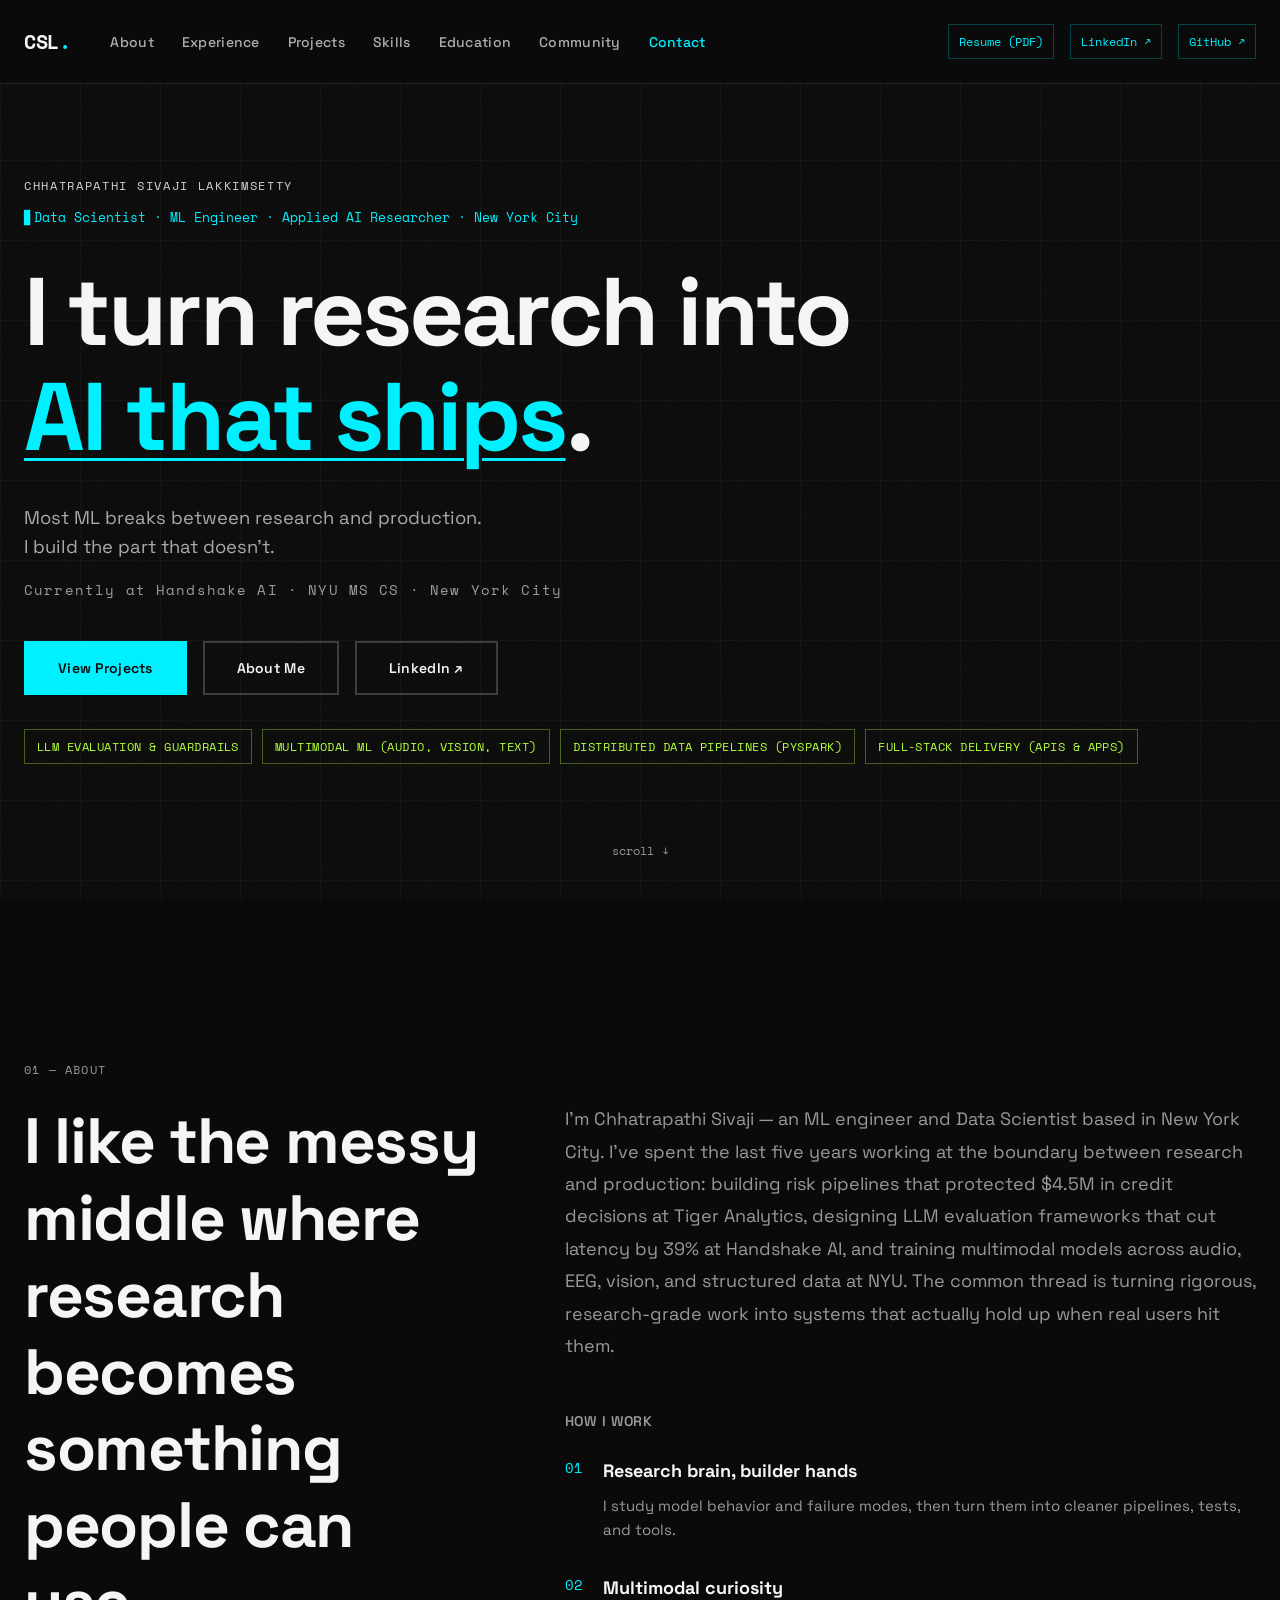
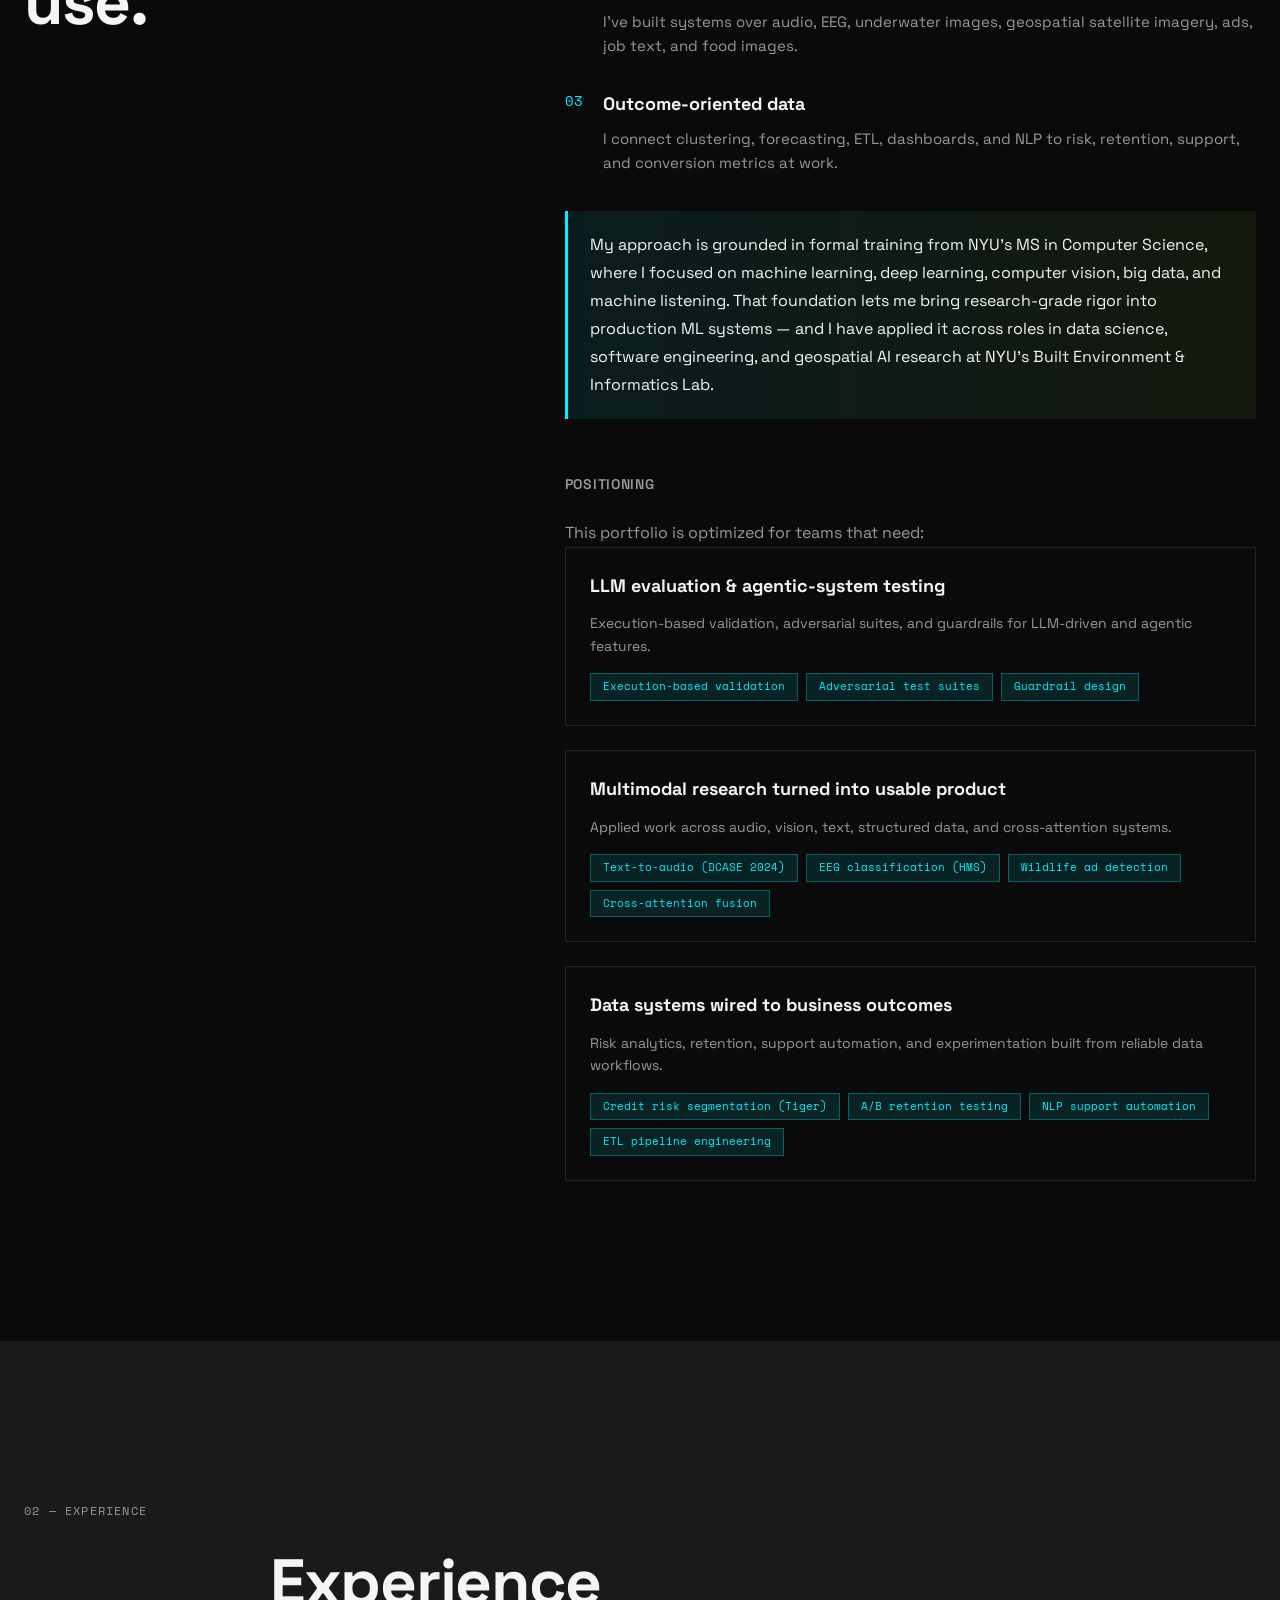
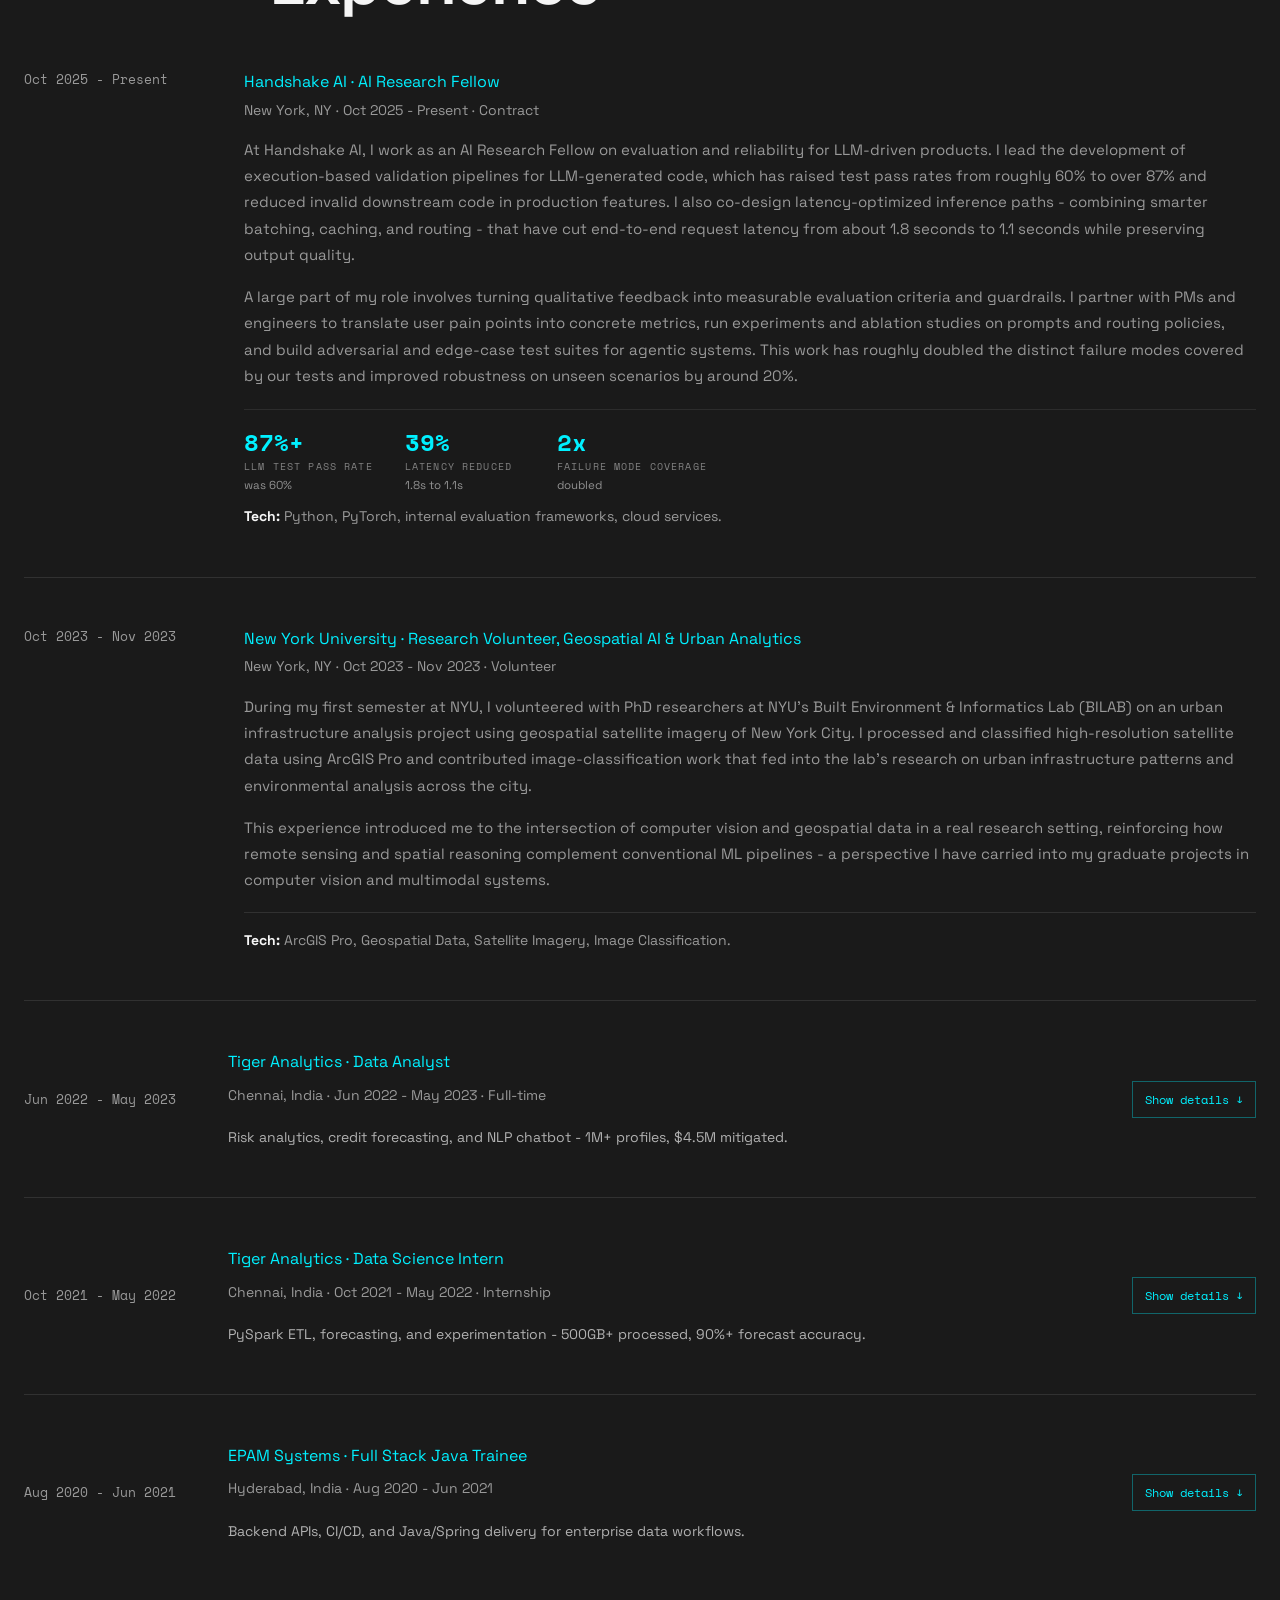
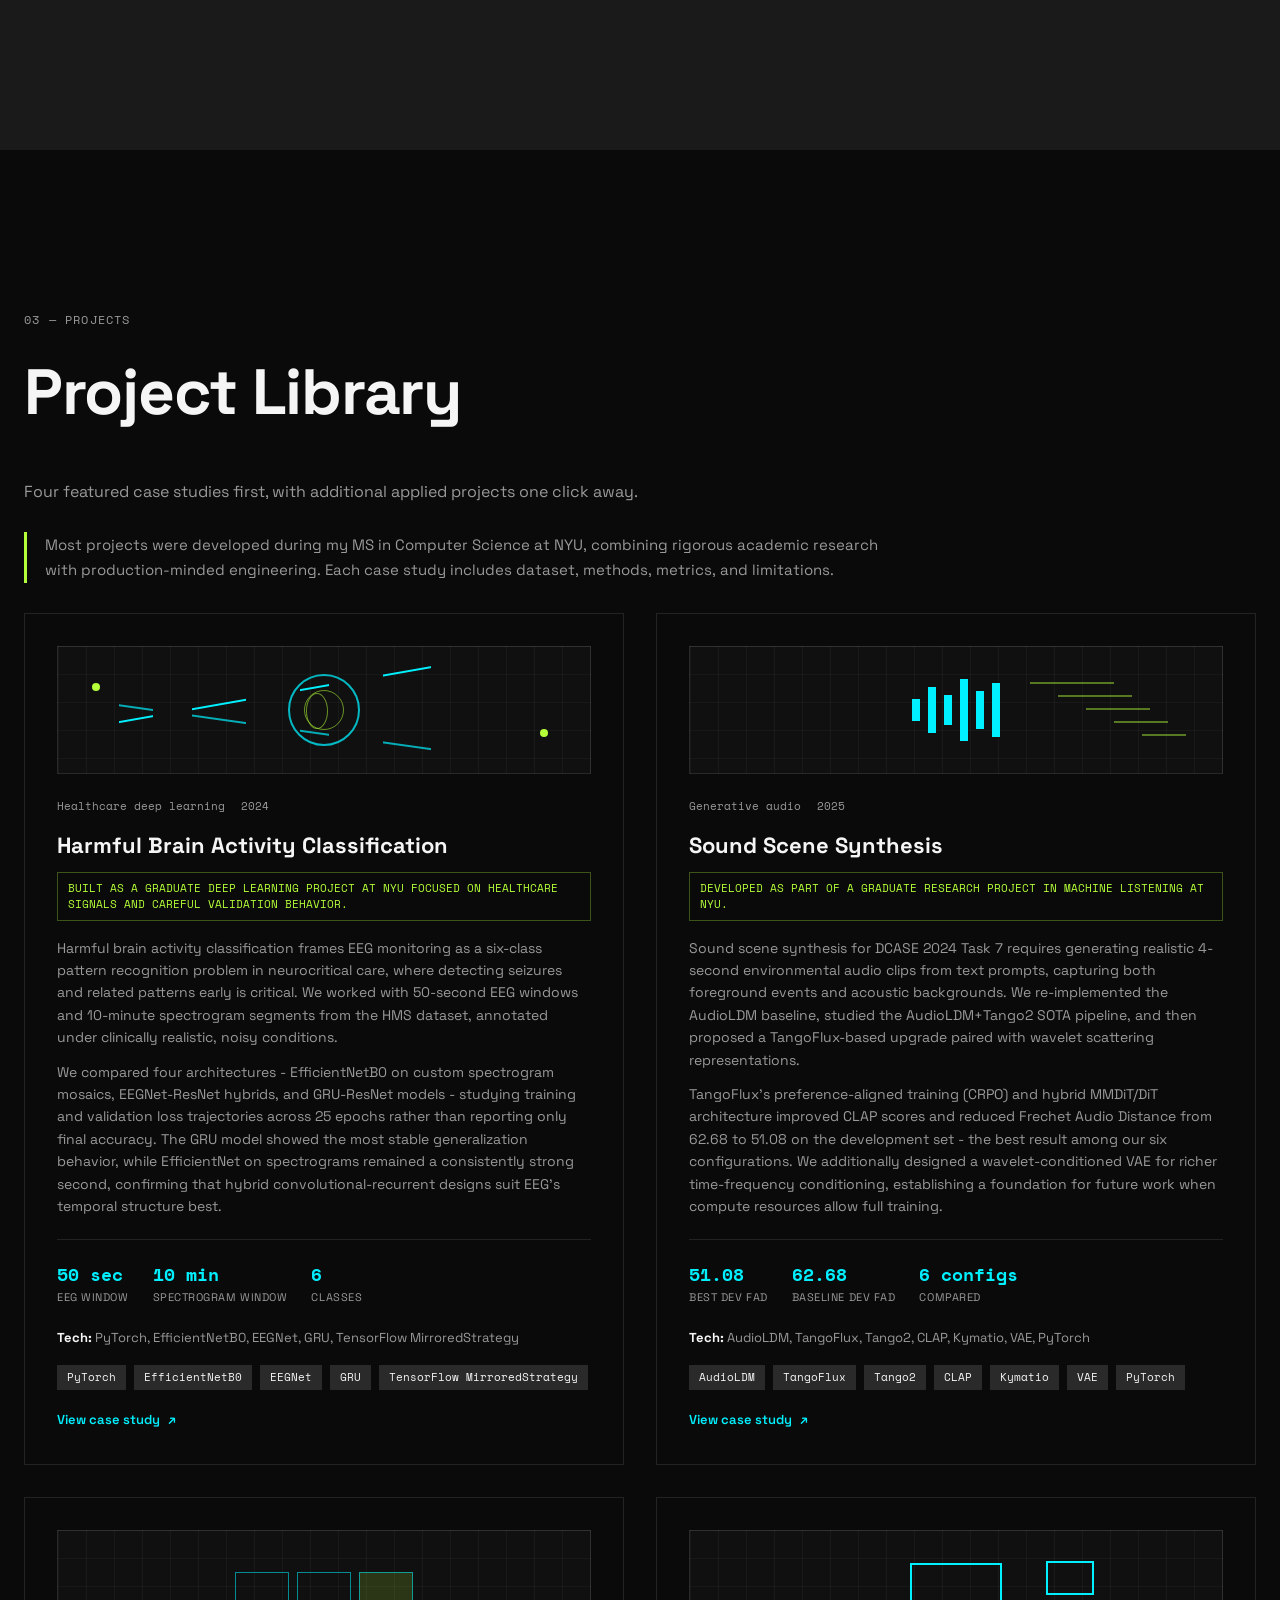
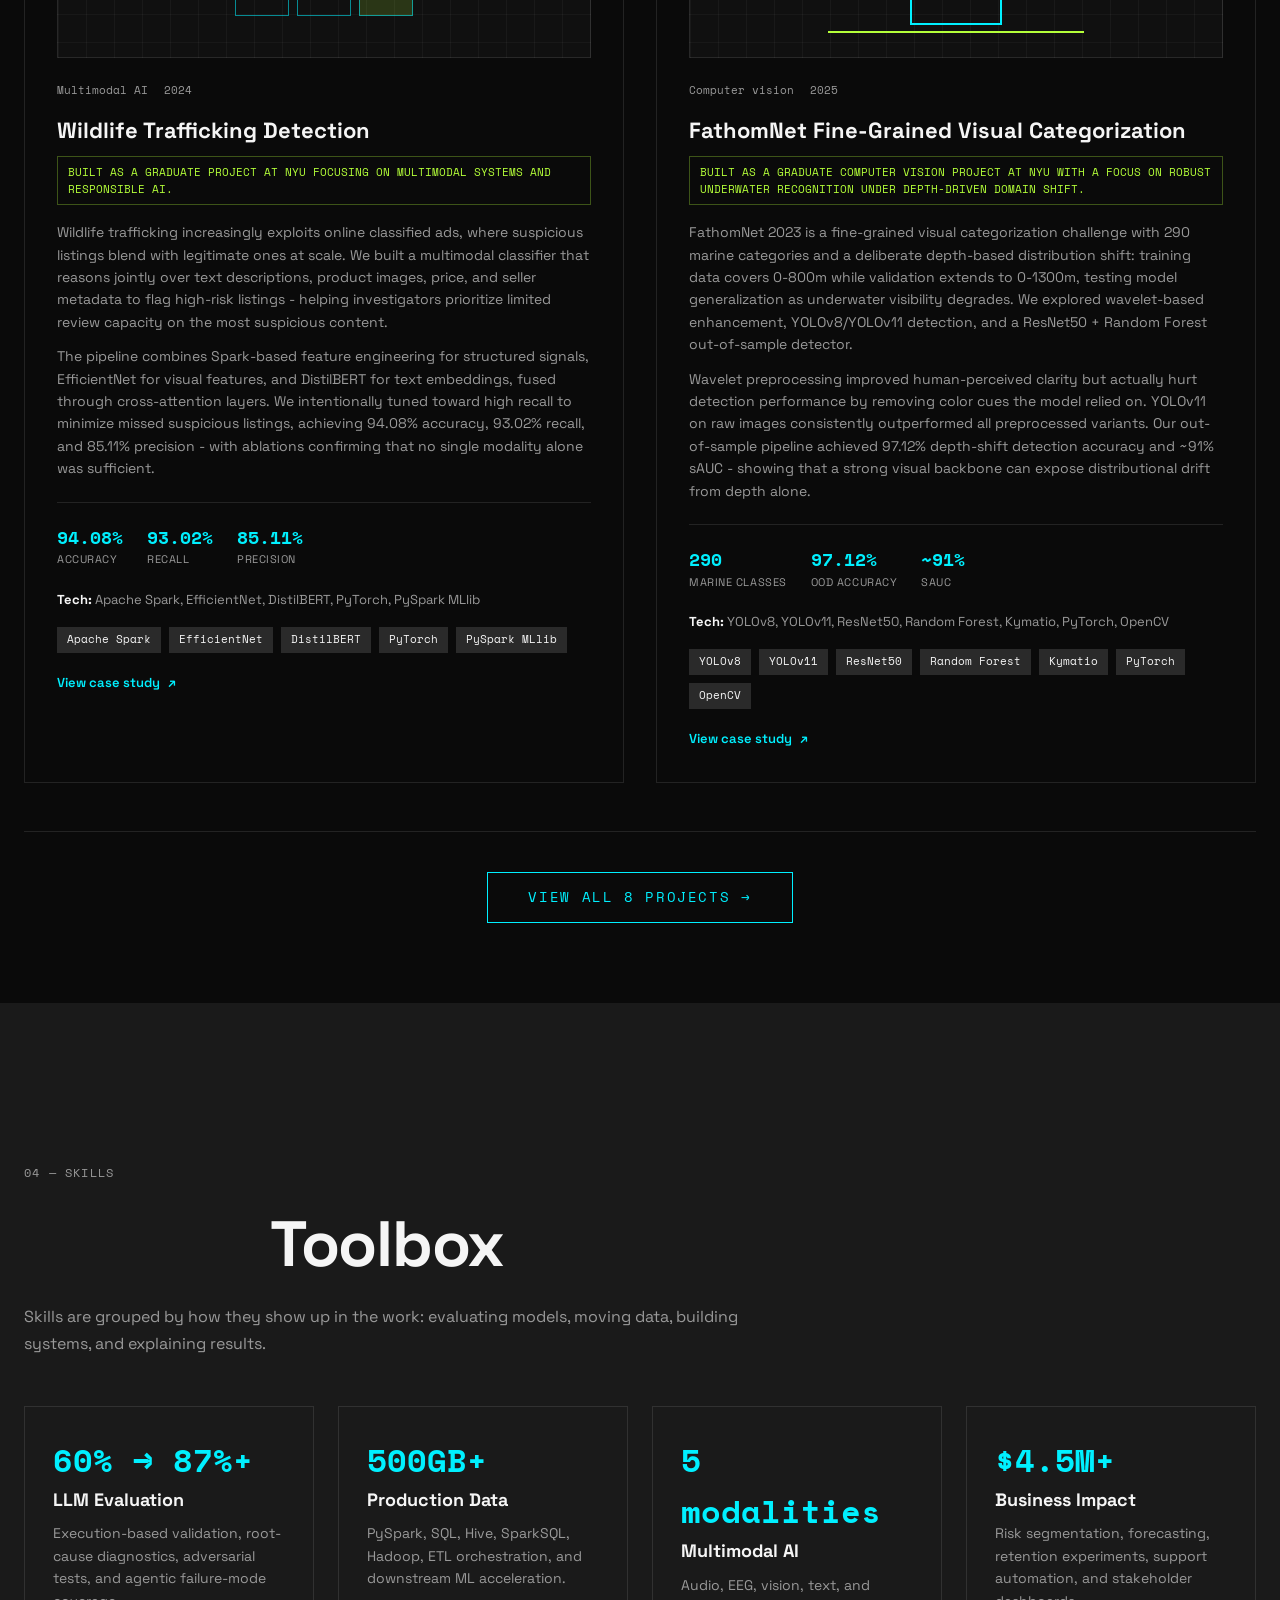
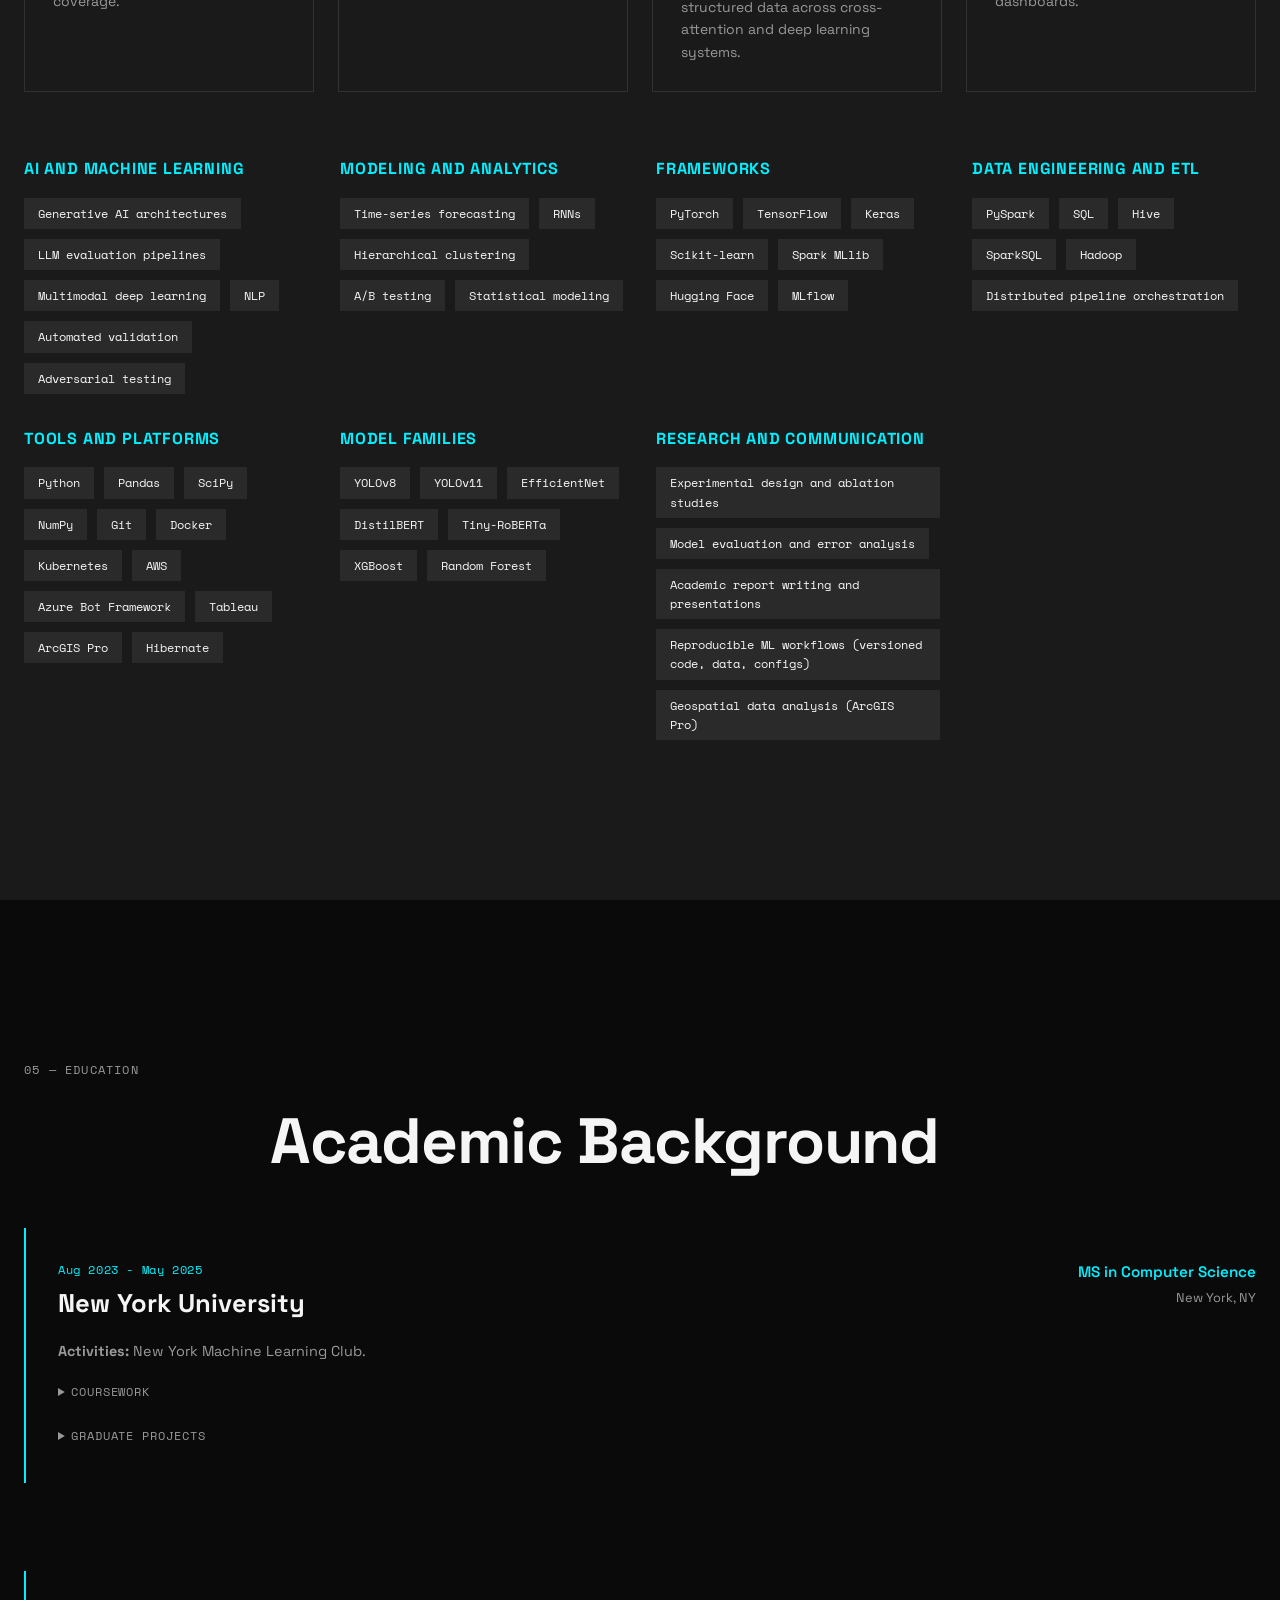
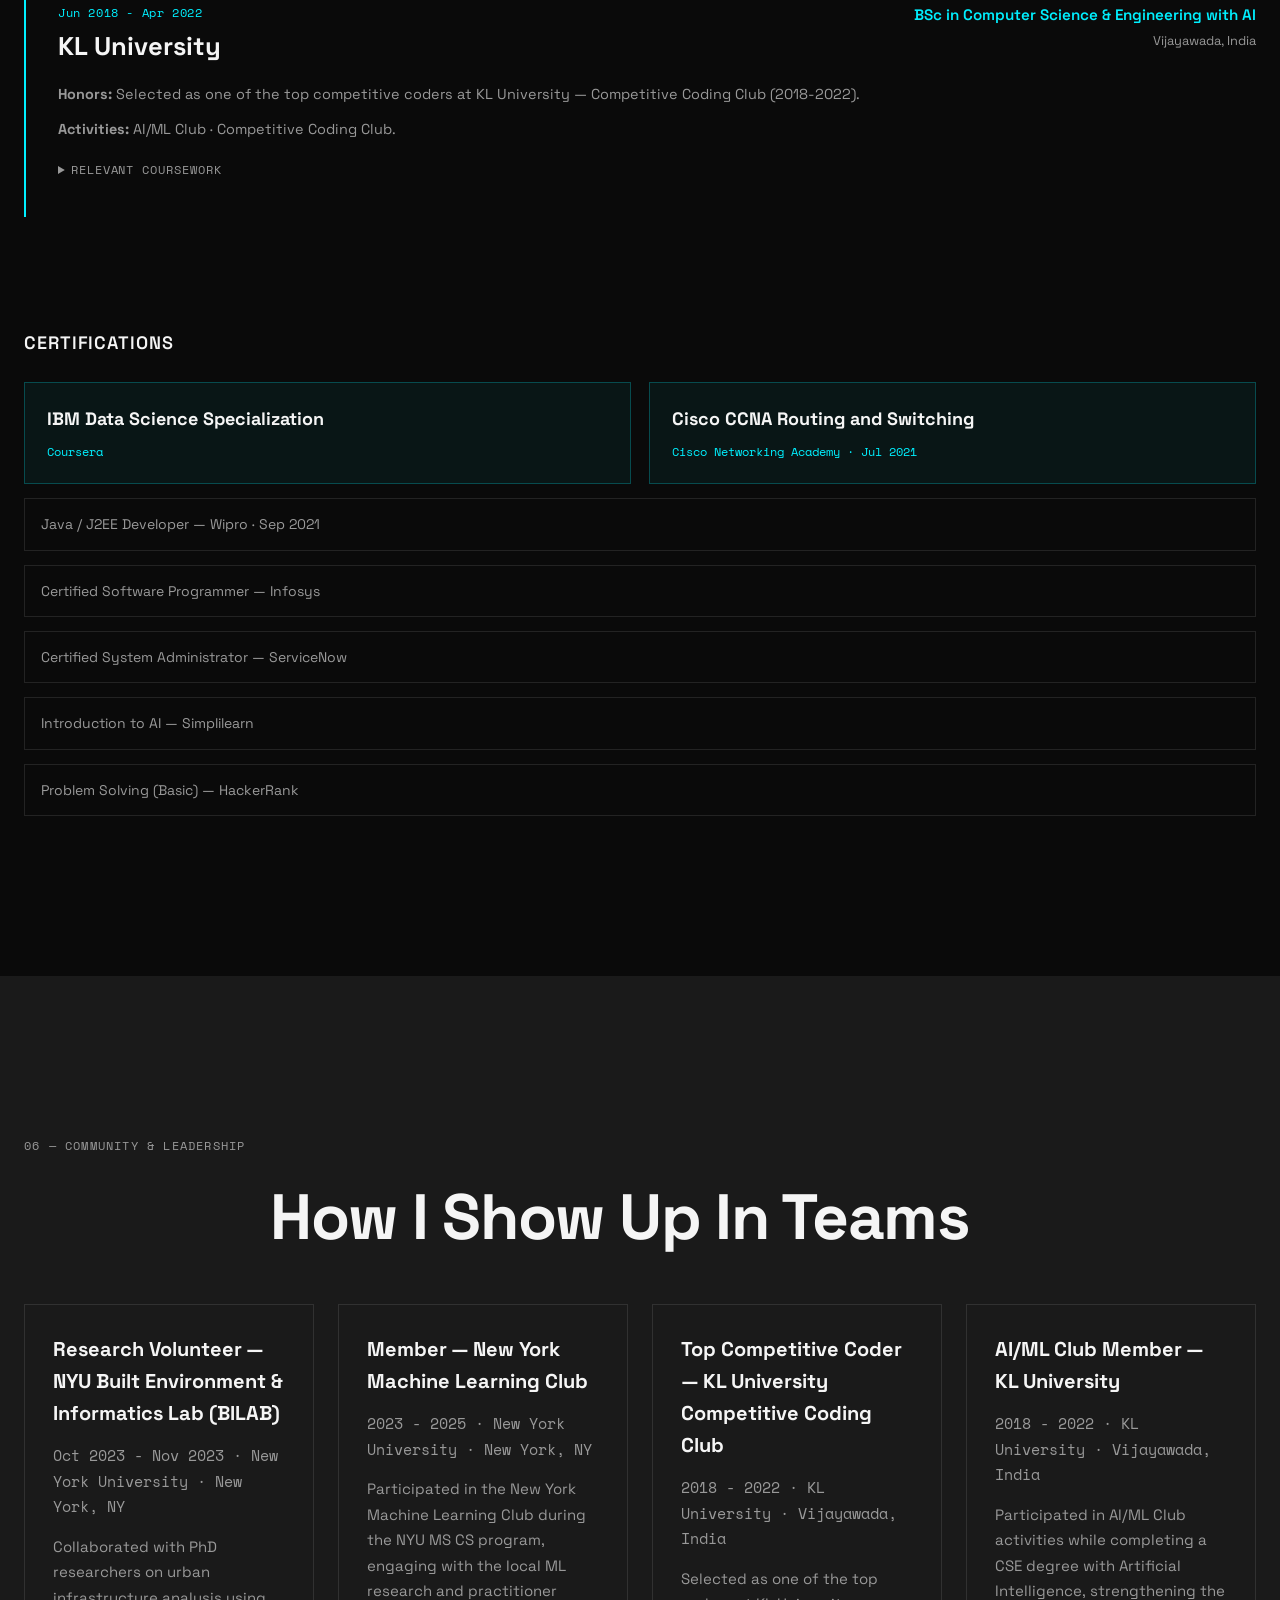
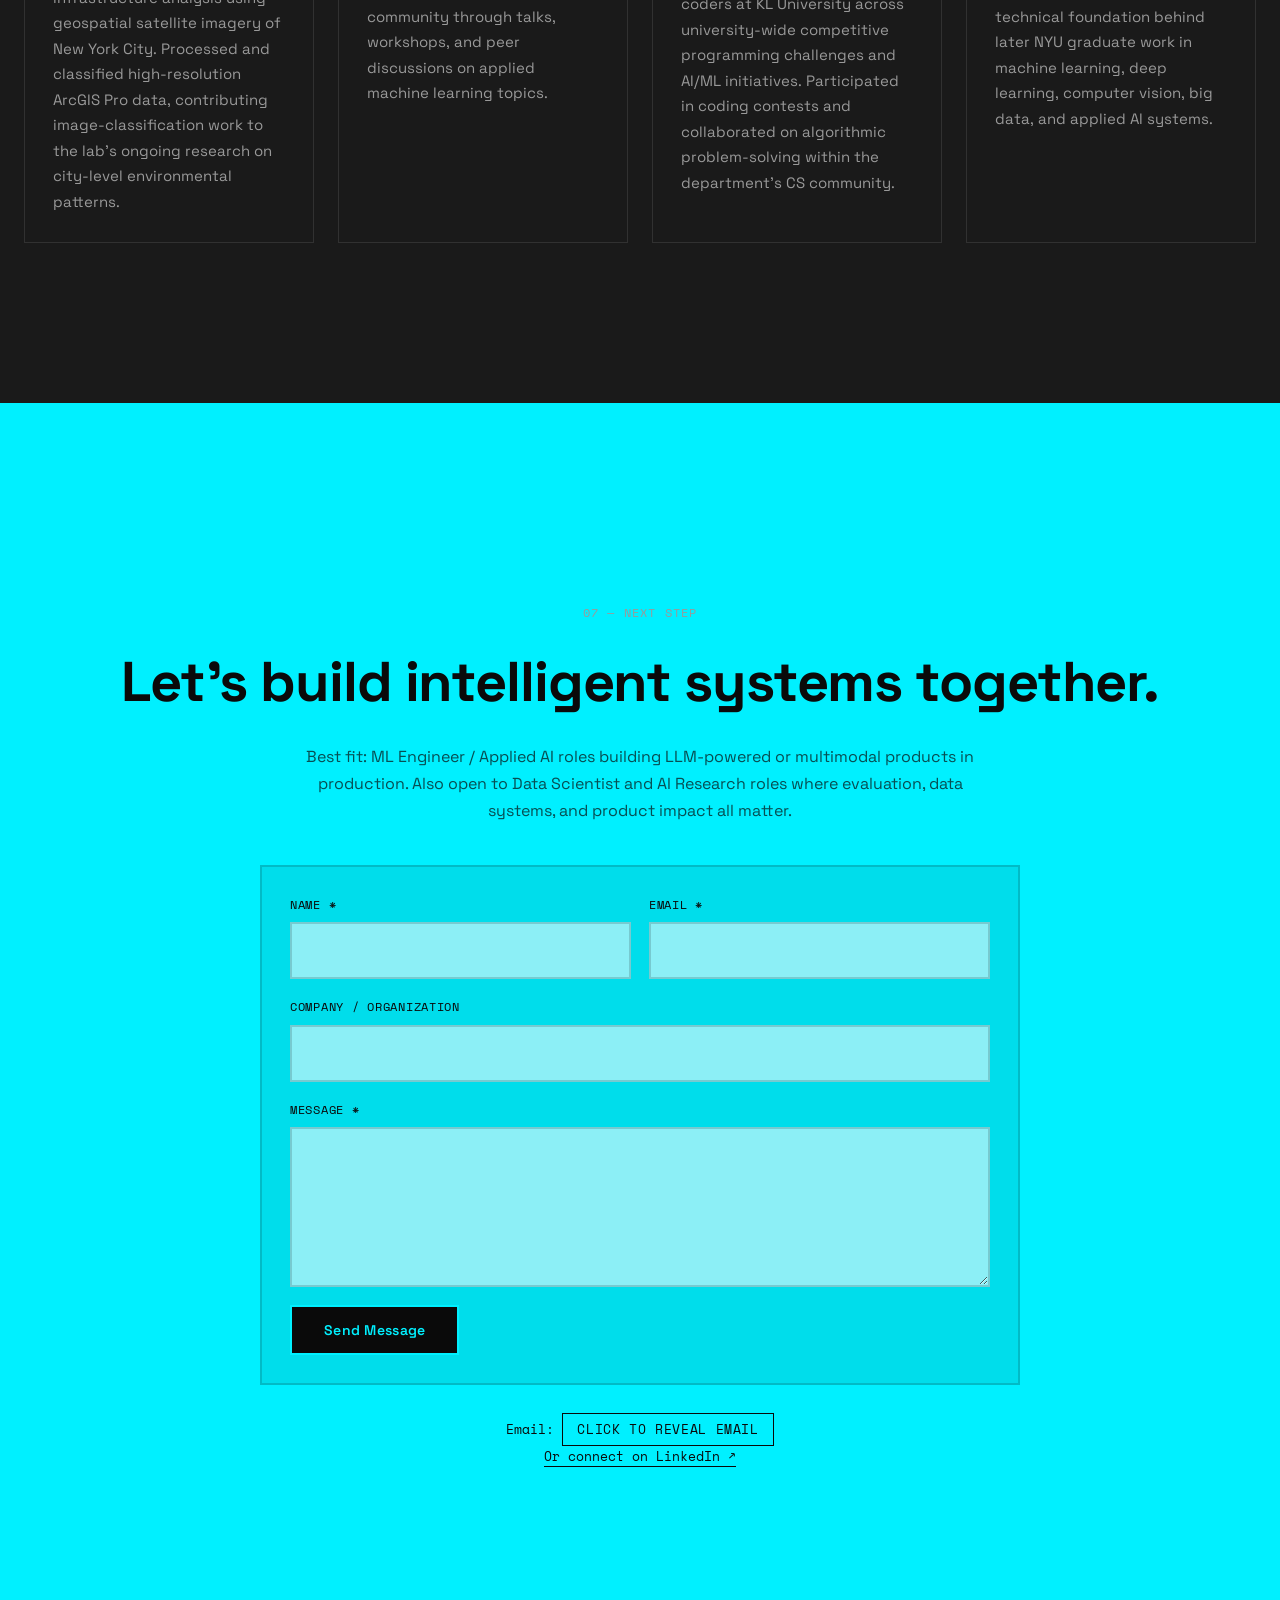
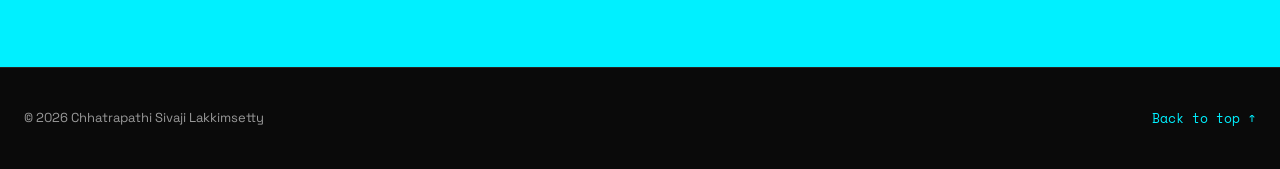
<file: index.html>
<!doctype html>
<html lang="en">
<head>
  <meta charset="utf-8" />
  <meta name="viewport" content="width=device-width, initial-scale=1" />
  <meta name="description" content="Chhatrapathi Sivaji Lakkimsetty — Data Scientist, ML Engineer, and Applied AI Researcher. LLM evaluation, multimodal deep learning, production data systems." />
  <title>Chhatrapathi Sivaji — AI/ML</title>
  <link rel="canonical" href="https://chhatrapathisivaji.github.io/" />
  <link rel="preconnect" href="https://fonts.googleapis.com" />
  <link rel="preconnect" href="https://fonts.gstatic.com" crossorigin />
  <link href="https://fonts.googleapis.com/css2?family=Space+Grotesk:wght@300;400;500;600;700&family=Space+Mono:ital,wght@0,400;0,700;1,400&display=swap" rel="stylesheet" />
  <meta property="og:type" content="website" />
  <meta property="og:url" content="https://chhatrapathisivaji.github.io/" />
  <meta property="og:title" content="Chhatrapathi Sivaji — AI/ML" />
  <meta property="og:description" content="Data Scientist, ML Engineer, and Applied AI Researcher. LLM evaluation, multimodal deep learning, production data systems." />
  <meta name="twitter:card" content="summary" />
  <meta name="twitter:title" content="Chhatrapathi Sivaji — AI/ML" />
  <link rel="stylesheet" href="styles.css?v=refined-20260612f" />
</head>
<body>

  <!-- NAV -->
  <nav class="nav" id="top">
    <a class="nav-logo" href="#top">CSL<span class="nav-logo-dot">.</span></a>
    <ul class="nav-links">
      <li><a href="#about">About</a></li>
      <li><a href="#experience">Experience</a></li>
      <li><a href="#projects">Projects</a></li>
      <li><a href="#skills">Skills</a></li>
      <li><a href="#education">Education</a></li>
      <li><a href="#community">Community</a></li>
      <li><a href="#contact" class="nav-cta">Contact</a></li>
    </ul>
    <div class="nav-quick-links" aria-label="Quick links">
      <a href="https://drive.google.com/file/d/1eaCdzL6-JejQYpUVztxHcchSSxEEDMF8/view?usp=sharing" target="_blank" rel="noopener">Resume (PDF)</a>
      <a href="https://www.linkedin.com/in/chhatrapathi-sivaji-lakkimsetty/" target="_blank" rel="noopener">LinkedIn ↗</a>
      <a href="https://github.com/chhatrapathisivaji" target="_blank" rel="noopener">GitHub ↗</a>
    </div>
    <button class="nav-burger" aria-label="Menu" aria-expanded="false">
      <span></span><span></span>
    </button>
  </nav>

  <!-- HERO -->
  <section class="hero" id="hero">
    <div class="hero-noise"></div>
    <div class="hero-grid-lines"></div>
    <div class="hero-inner">
      <p class="hero-name">Chhatrapathi Sivaji Lakkimsetty</p>
      <p class="hero-eyebrow"><span class="blink">▋</span> Data Scientist · ML Engineer · Applied AI Researcher · New York City</p>
      <h1 class="hero-headline">
        I turn research into<br />
        <em>AI that ships</em>.
      </h1>
      <p class="hero-positioning-line">Most ML breaks between research and production.<br />I build the part that doesn't.</p>
      <p class="hero-anchor-line">Currently at Handshake AI · NYU MS CS · New York City</p>
      <div class="hero-actions">
        <a href="#projects" class="btn btn-primary">View Projects</a>
        <a href="#about" class="btn btn-ghost">About Me</a>
        <a href="https://www.linkedin.com/in/chhatrapathi-sivaji-lakkimsetty/" target="_blank" rel="noopener" class="btn btn-ghost">LinkedIn ↗</a>
      </div>
      <div class="hero-signal-board" aria-label="Core portfolio signals">
        <span>LLM evaluation &amp; guardrails</span>
        <span>Multimodal ML (audio, vision, text)</span>
        <span>Distributed data pipelines (PySpark)</span>
        <span>Full-stack delivery (APIs &amp; apps)</span>
      </div>
    </div>
    <div class="hero-scroll-hint" aria-hidden="true">scroll <span class="hero-scroll-arrow">↓</span></div>
  </section>

  <!-- ABOUT -->
  <section class="section" id="about">
    <div class="section-inner">
      <div class="section-label">01 &mdash; About</div>
      <div class="about-layout">
        <div class="about-headline-col">
          <h2 class="section-title">I like the messy middle where research becomes something people can use.</h2>
        </div>
        <div class="about-body-col">
          <p class="about-body">I'm Chhatrapathi Sivaji &mdash; an ML engineer and Data Scientist based in New York City. I've spent the last five years working at the boundary between research and production: building risk pipelines that protected $4.5M in credit decisions at Tiger Analytics, designing LLM evaluation frameworks that cut latency by 39% at Handshake AI, and training multimodal models across audio, EEG, vision, and structured data at NYU. The common thread is turning rigorous, research-grade work into systems that actually hold up when real users hit them.</p>
          <div class="about-goals-title">How I work</div>
          <div class="about-traits">
            <div class="trait">
              <span class="trait-num">01</span>
              <div>
                <strong>Research brain, builder hands</strong>
                <p>I study model behavior and failure modes, then turn them into cleaner pipelines, tests, and tools.</p>
              </div>
            </div>
            <div class="trait">
              <span class="trait-num">02</span>
              <div>
                <strong>Multimodal curiosity</strong>
                <p>I've built systems over audio, EEG, underwater images, geospatial satellite imagery, ads, job text, and food images.</p>
              </div>
            </div>
            <div class="trait">
              <span class="trait-num">03</span>
              <div>
                <strong>Outcome-oriented data</strong>
                <p>I connect clustering, forecasting, ETL, dashboards, and NLP to risk, retention, support, and conversion metrics at work.</p>
              </div>
            </div>
          </div>
          <p class="about-academic">My approach is grounded in formal training from NYU's MS in Computer Science, where I focused on machine learning, deep learning, computer vision, big data, and machine listening. That foundation lets me bring research-grade rigor into production ML systems &mdash; and I have applied it across roles in data science, software engineering, and geospatial AI research at NYU's Built Environment &amp; Informatics Lab.</p>
          <div class="about-goals-title">Positioning</div>
          <p class="positioning-intro">This portfolio is optimized for teams that need:</p>
          <div id="goalGrid" class="goal-grid"></div>
        </div>
      </div>
    </div>
  </section>

  <!-- EXPERIENCE -->
  <section class="section section-dark" id="experience">
    <div class="section-inner">
      <div class="section-label section-label-light">02 &mdash; Experience</div>
      <h2 class="section-title section-title-light">Experience</h2>
      <div id="experienceTimeline" class="timeline"></div>
    </div>
  </section>

  <!-- PROJECTS -->
  <section class="section projects-section" id="projects">
    <div class="section-inner">
      <div class="section-label">03 &mdash; Projects</div>
      <div class="projects-header">
        <div>
          <h2 class="section-title">Project Library</h2>
          <p class="projects-sub">Four featured case studies first, with additional applied projects one click away.</p>
        </div>
      </div>
      <p class="projects-note">Most projects were developed during my MS in Computer Science at NYU, combining rigorous academic research with production-minded engineering. Each case study includes dataset, methods, metrics, and limitations.</p>
      <p id="featuredProjectsLabel" class="featured-projects-label" hidden>Featured Case Studies</p>
      <div id="projectGrid" class="project-grid"></div>
      <div class="view-all-row">
        <a id="viewAllProjects" class="view-all-btn" href="/projects/">View all 8 projects &rarr;</a>
      </div>
      <div id="moreProjects" class="more-projects" hidden>
        <div class="more-projects-header">
          <p class="section-label">More Projects</p>
          <h3>Additional applied systems</h3>
        </div>
        <div id="moreProjectGrid" class="project-grid project-grid-more"></div>
      </div>
    </div>
  </section>

  <!-- PROJECT DETAIL -->
  <div id="projectDetail" hidden></div>

  <!-- SKILLS -->
  <section class="section section-dark" id="skills">
    <div class="section-inner">
      <div class="section-label section-label-light">04 &mdash; Skills</div>
      <h2 class="section-title section-title-light">Toolbox</h2>
      <p class="skills-sub">Skills are grouped by how they show up in the work: evaluating models, moving data, building systems, and explaining results.</p>
      <div id="skillStoryGrid" class="skill-story-grid"></div>
      <div id="skillsGrid" class="skills-grid"></div>
    </div>
  </section>

  <!-- EDUCATION -->
  <section class="section" id="education">
    <div class="section-inner">
      <div class="section-label">05 &mdash; Education</div>
      <h2 class="section-title">Academic Background</h2>
      <div id="educationList" class="education-list"></div>
      <div class="certs-title">Certifications</div>
      <ul id="certificationList" class="cert-list"></ul>
    </div>
  </section>

  <!-- COMMUNITY -->
  <section class="section section-dark" id="community">
    <div class="section-inner">
      <div class="section-label section-label-light">06 &mdash; Community &amp; Leadership</div>
      <h2 class="section-title section-title-light">How I Show Up In Teams</h2>
      <div id="communityGrid" class="community-grid"></div>
    </div>
  </section>

  <!-- CONTACT -->
  <section class="section section-accent" id="contact">
    <div class="section-inner contact-inner">
      <div class="section-label">07 &mdash; Next Step</div>
      <h2 class="contact-headline">Let's build intelligent systems together.</h2>
      <p class="contact-sub">Best fit: ML Engineer / Applied AI roles building LLM-powered or multimodal products in production. Also open to Data Scientist and AI Research roles where evaluation, data systems, and product impact all matter.</p>
      <form class="contact-form" action="https://formspree.io/f/mwvjnpjg" method="POST">
        <input type="hidden" name="_subject" value="Portfolio inquiry from chhatrapathisivaji.github.io" />
        <div class="form-row">
          <div class="form-group">
            <label for="name">Name *</label>
            <input type="text" id="name" name="name" required />
          </div>
          <div class="form-group">
            <label for="email">Email *</label>
            <input type="email" id="email" name="email" required />
          </div>
        </div>
        <div class="form-group">
          <label for="company">Company / Organization</label>
          <input type="text" id="company" name="company" />
        </div>
        <div class="form-group">
          <label for="message">Message *</label>
          <textarea id="message" name="message" rows="5" required></textarea>
        </div>
        <button type="submit" class="btn btn-black">Send Message</button>
      </form>
      <div class="contact-alt">
        <p>Email: <button type="button" class="email-reveal-btn" data-user="chhatrapathisivaji" data-domain="gmail.com">Click to reveal email</button></p>
        <a href="https://www.linkedin.com/in/chhatrapathi-sivaji-lakkimsetty/" target="_blank" rel="noopener" class="contact-link">Or connect on LinkedIn ↗</a>
      </div>
    </div>
  </section>

  <!-- FOOTER -->
  <footer class="footer">
    <span>© 2026 Chhatrapathi Sivaji Lakkimsetty</span>
    <a href="#top" class="footer-top">Back to top ↑</a>
  </footer>

  <script src="script.js?v=refined-20260612f"></script>
</body>
</html>
</file>
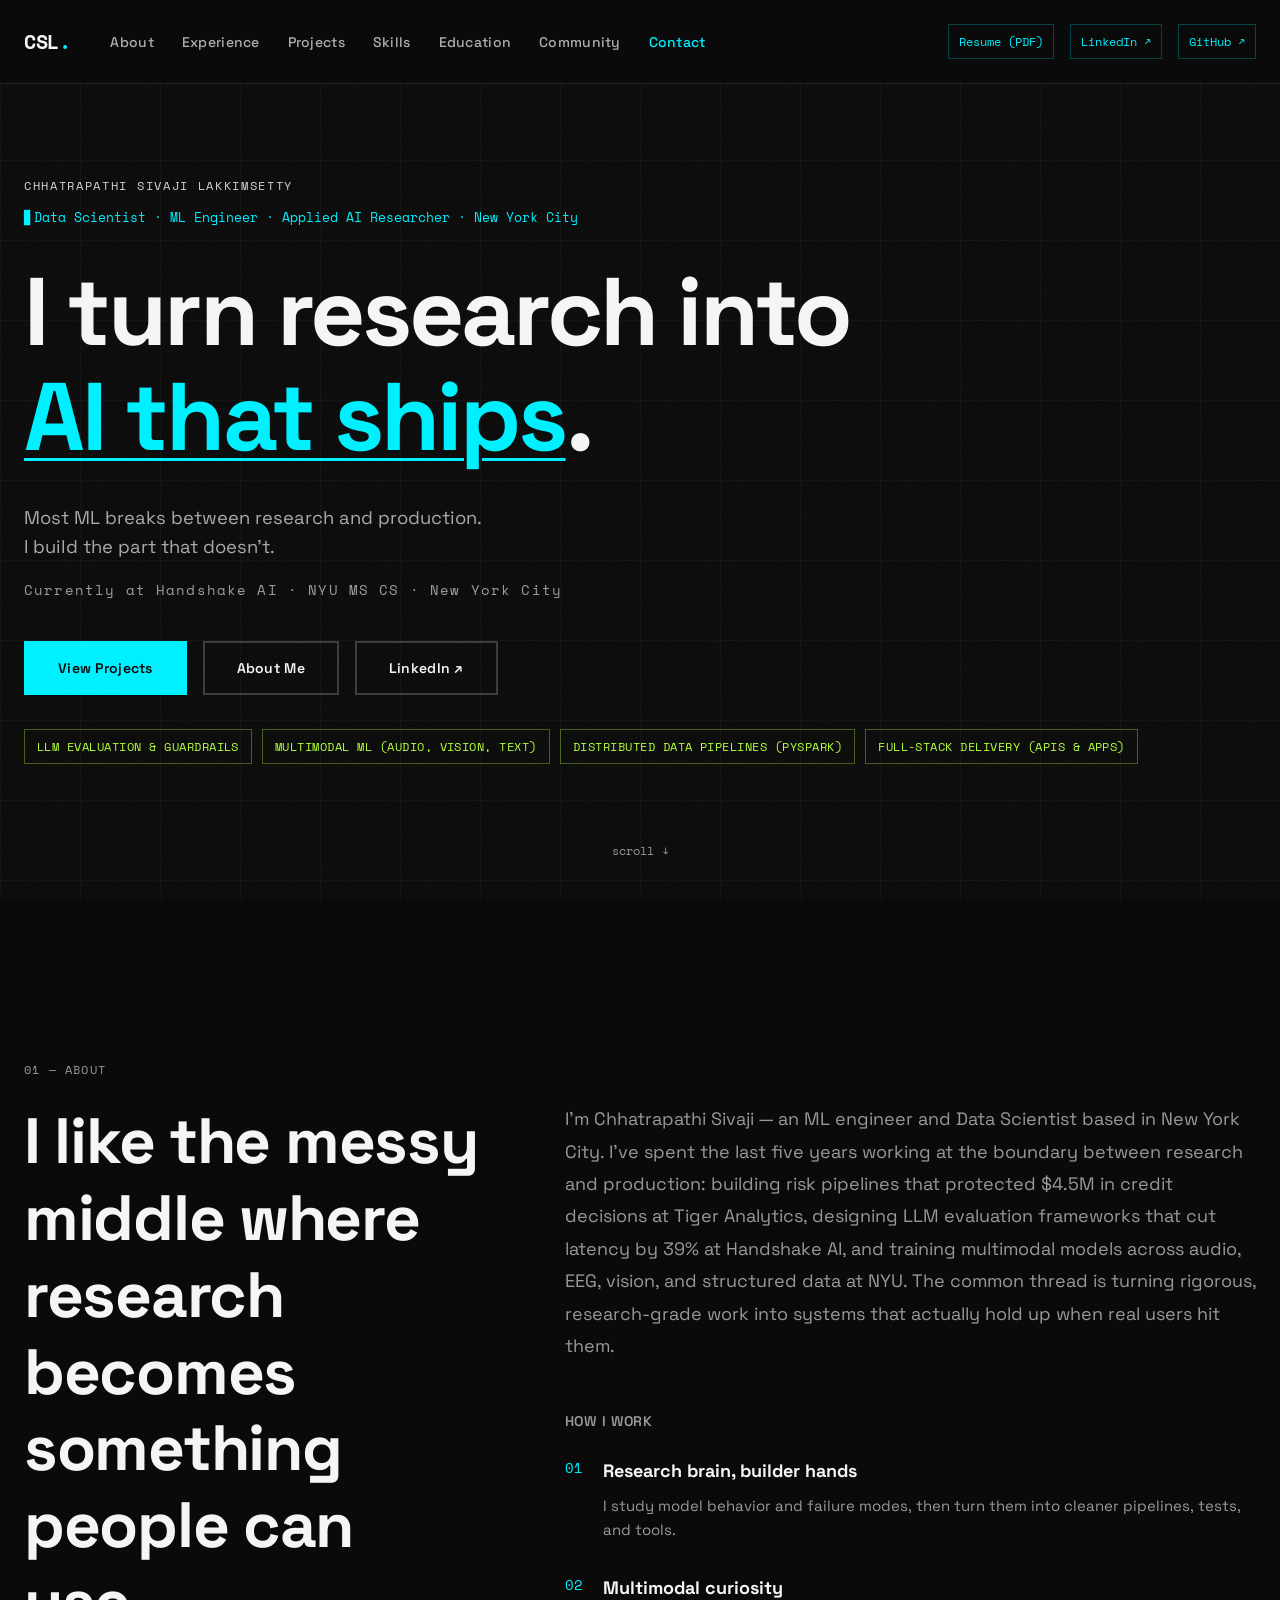
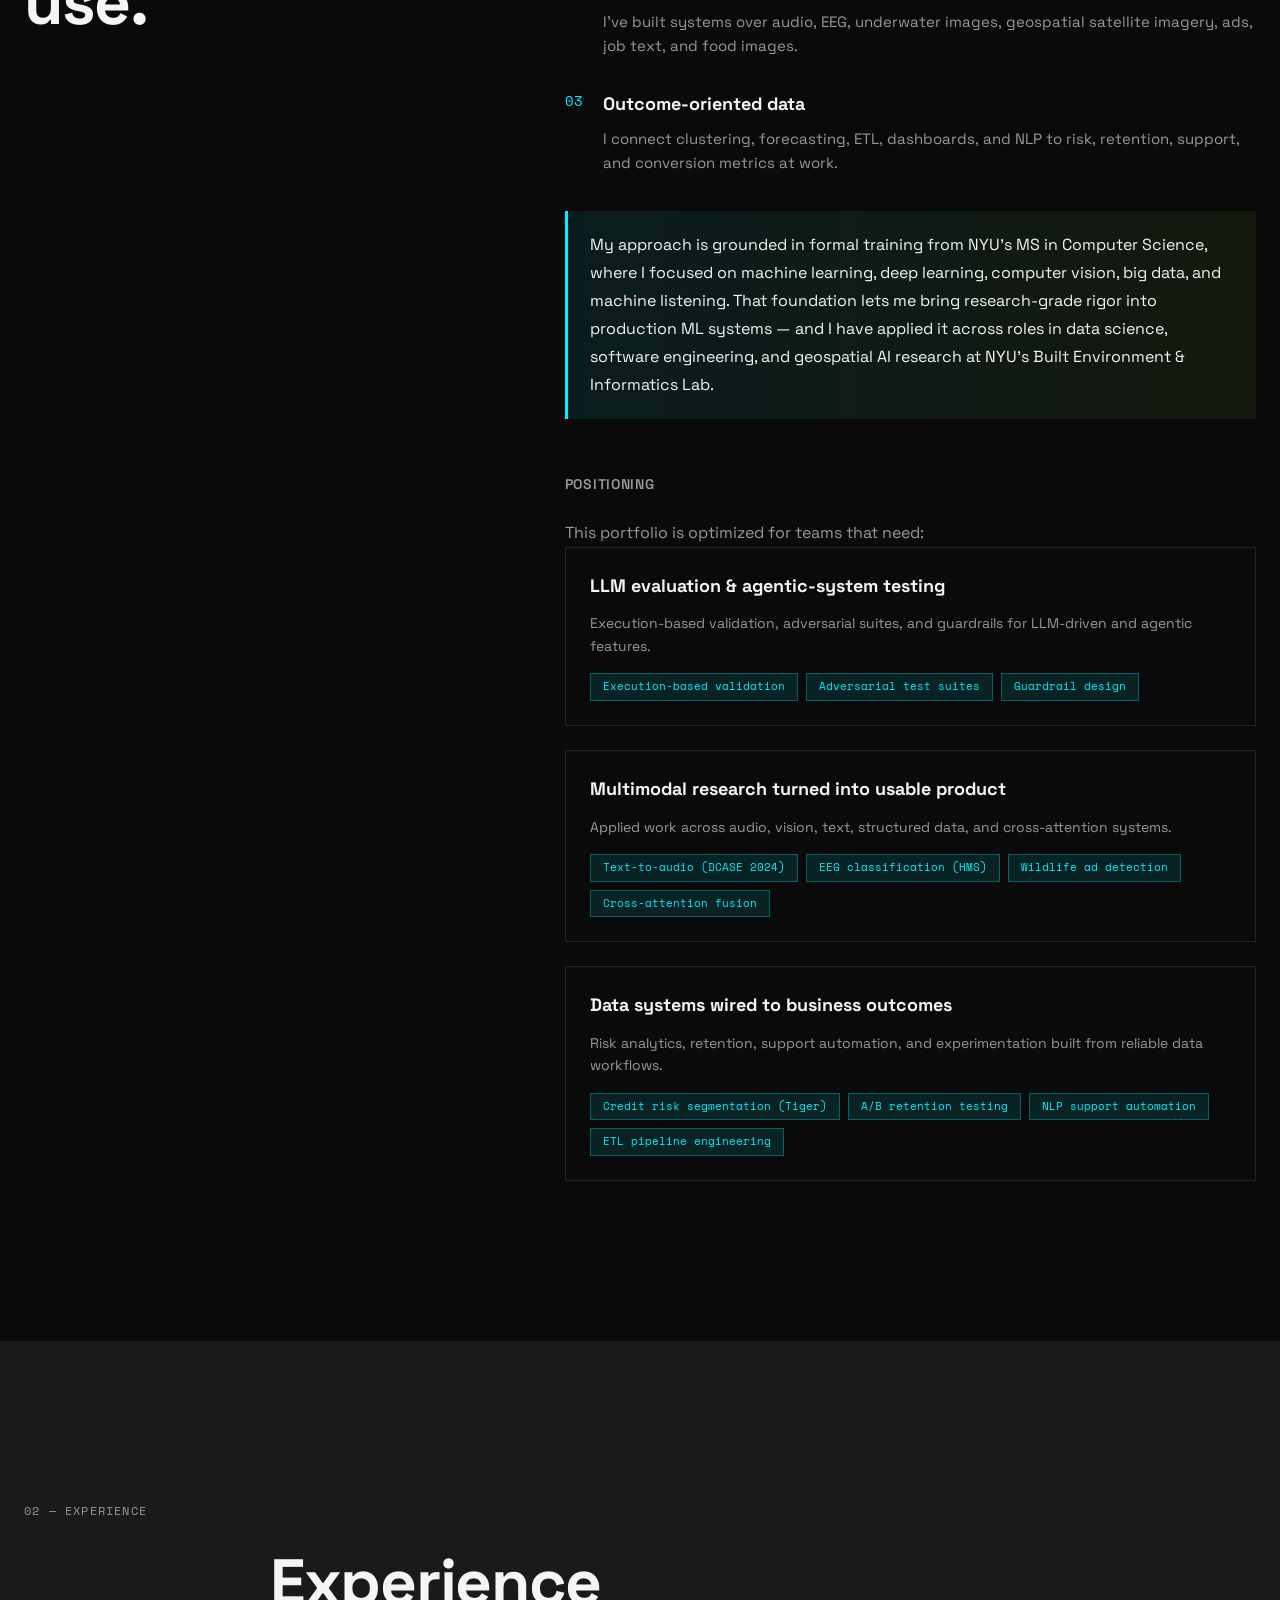
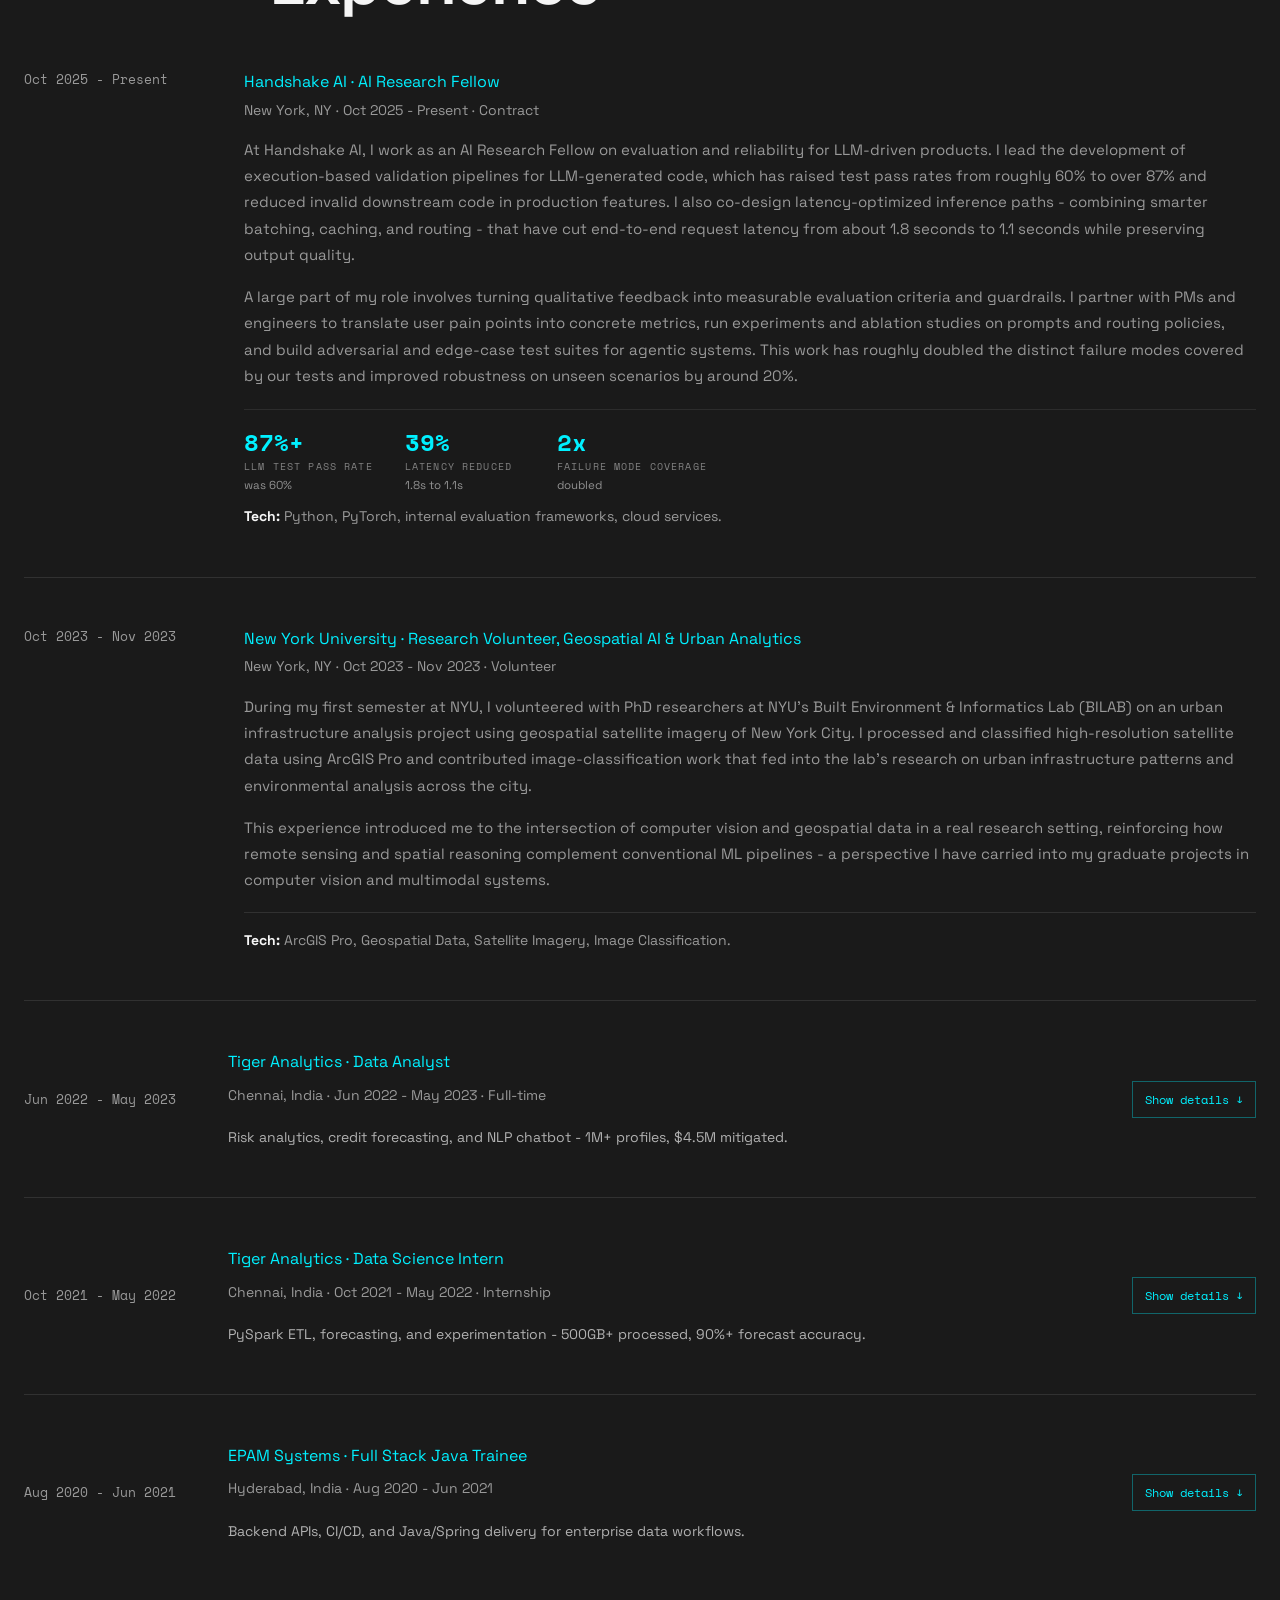
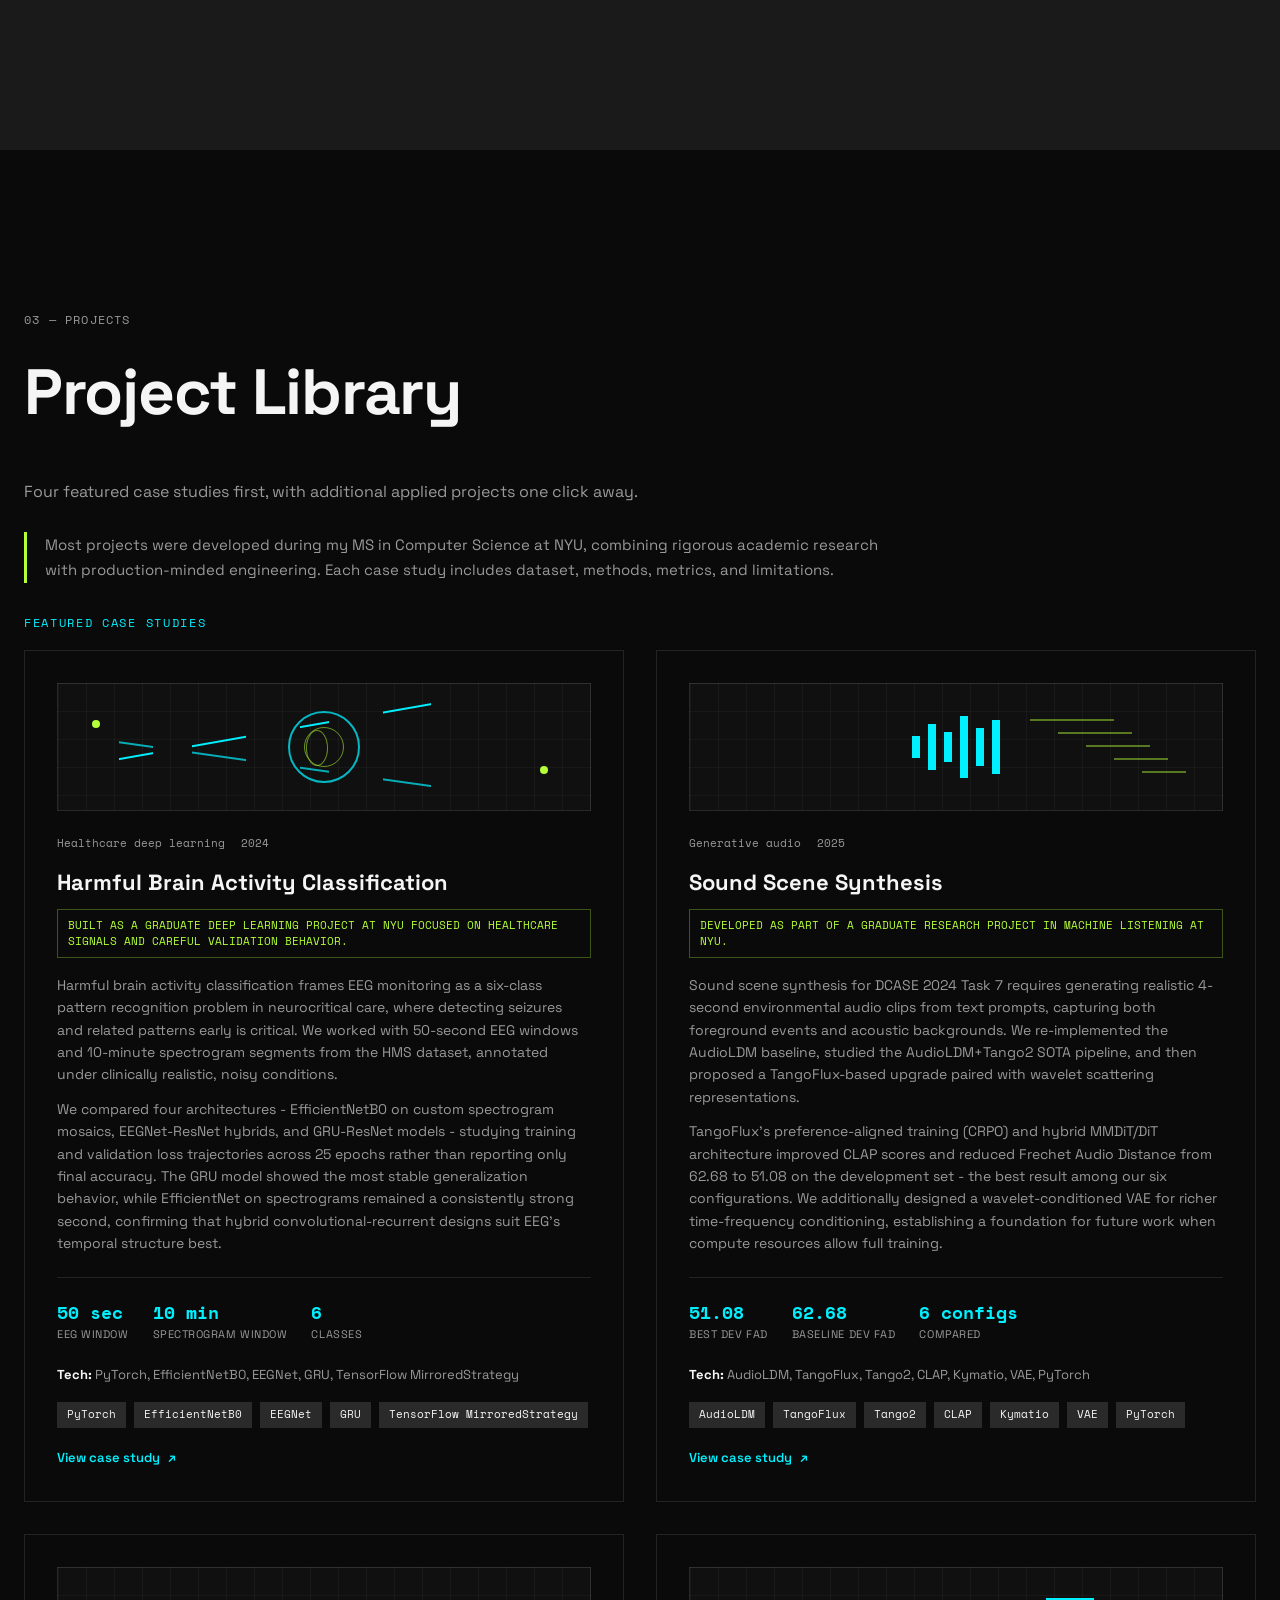
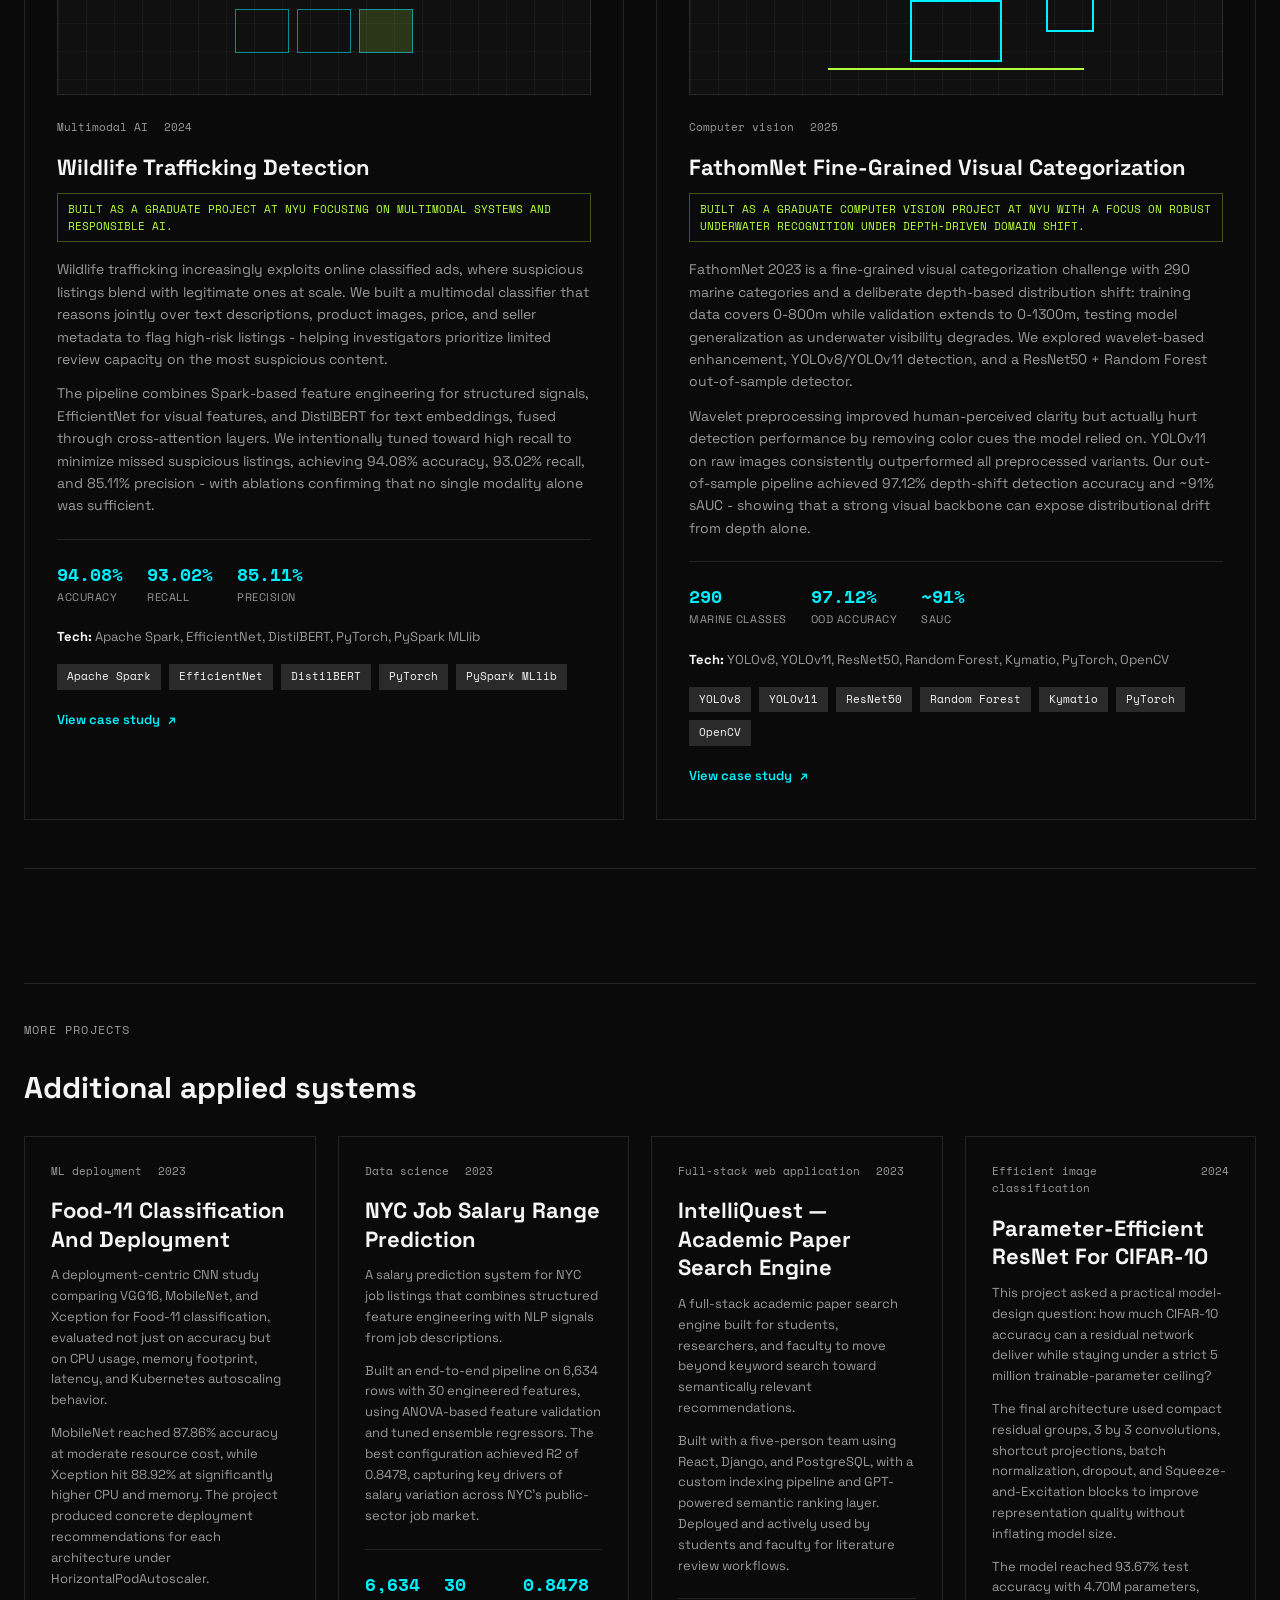
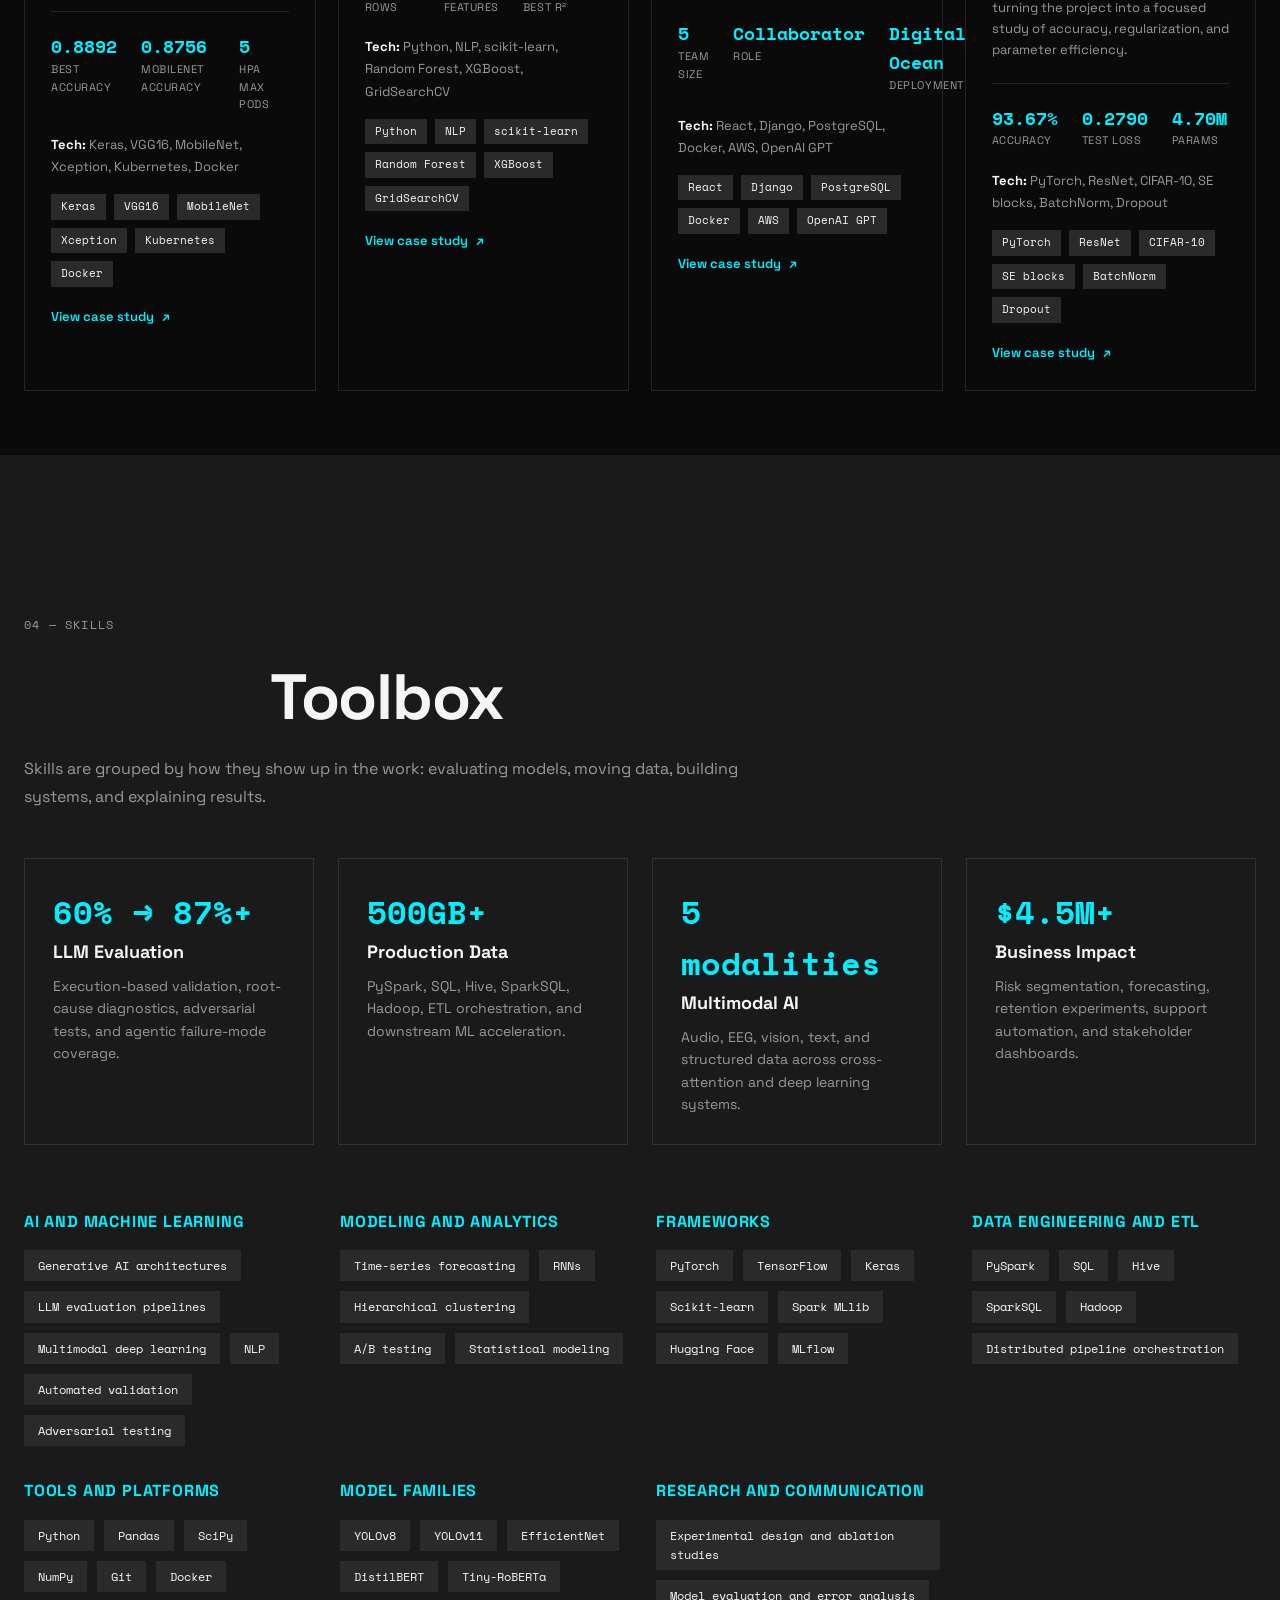
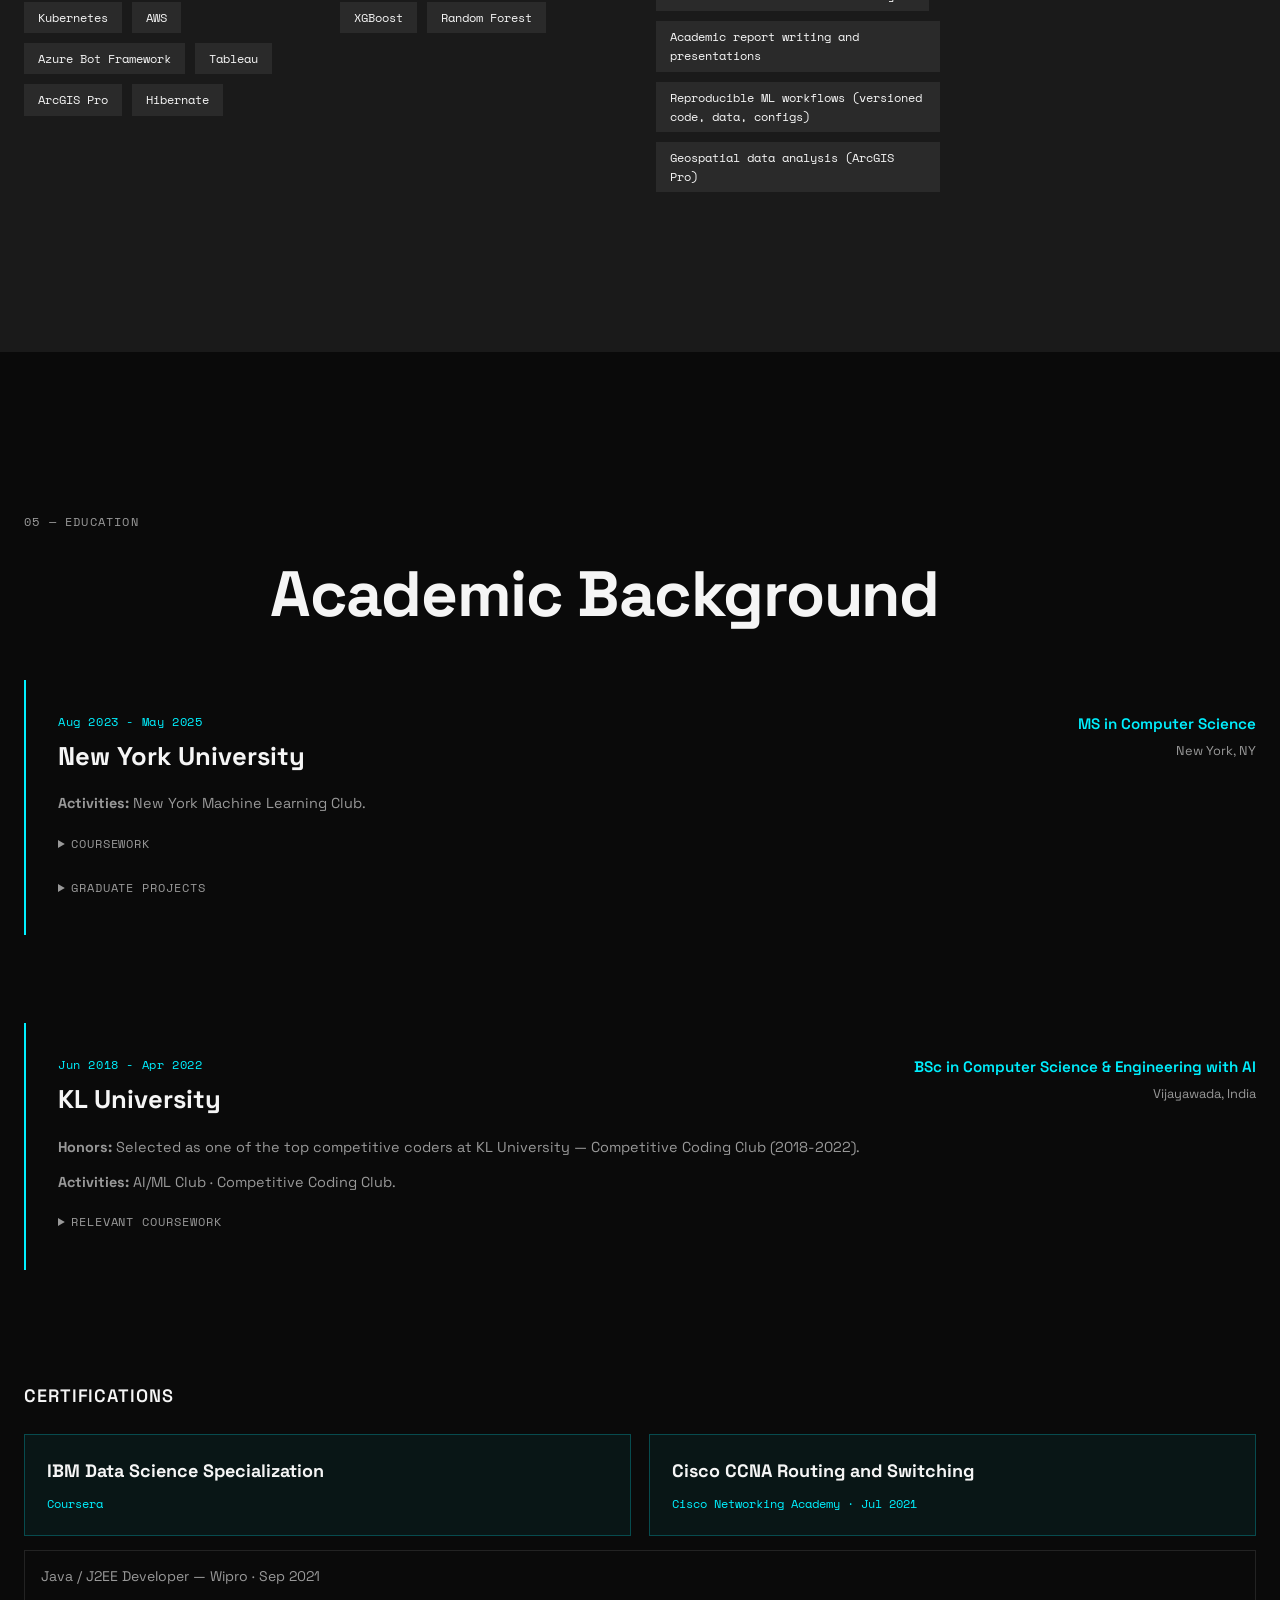
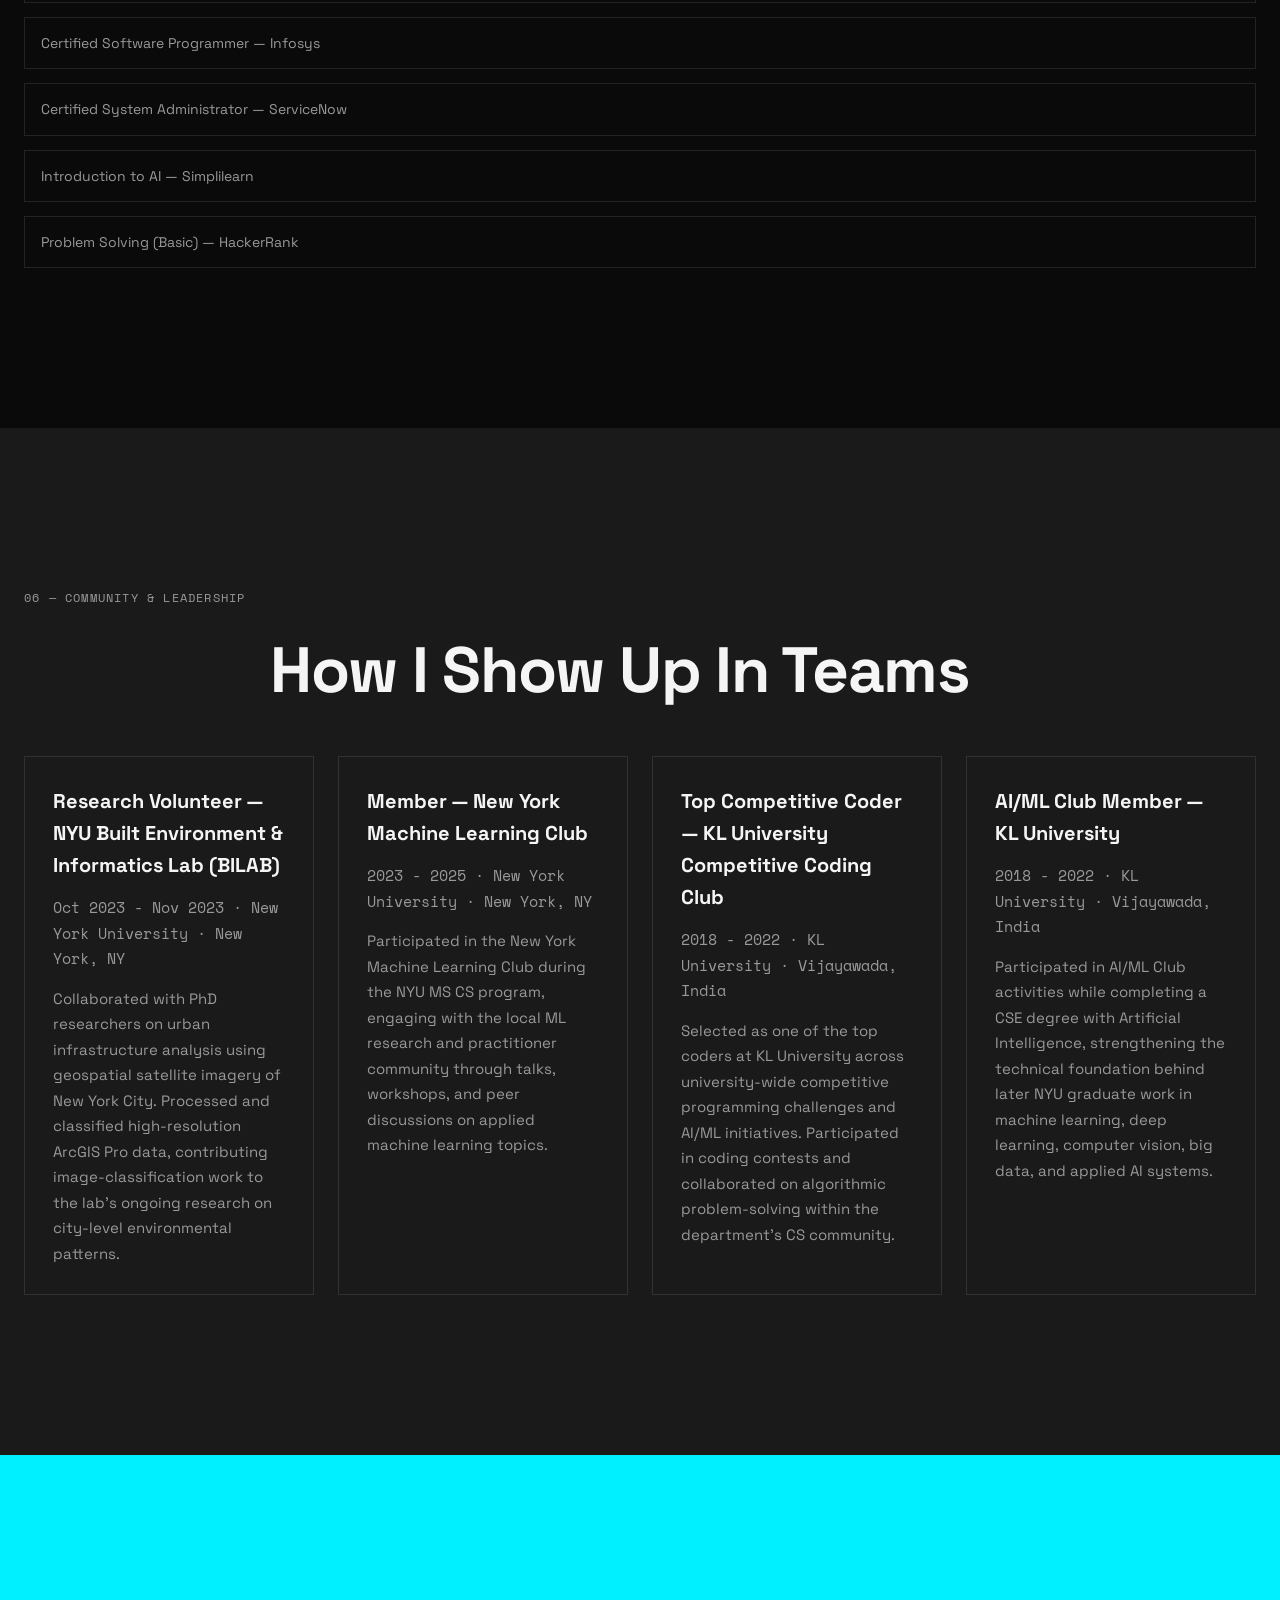
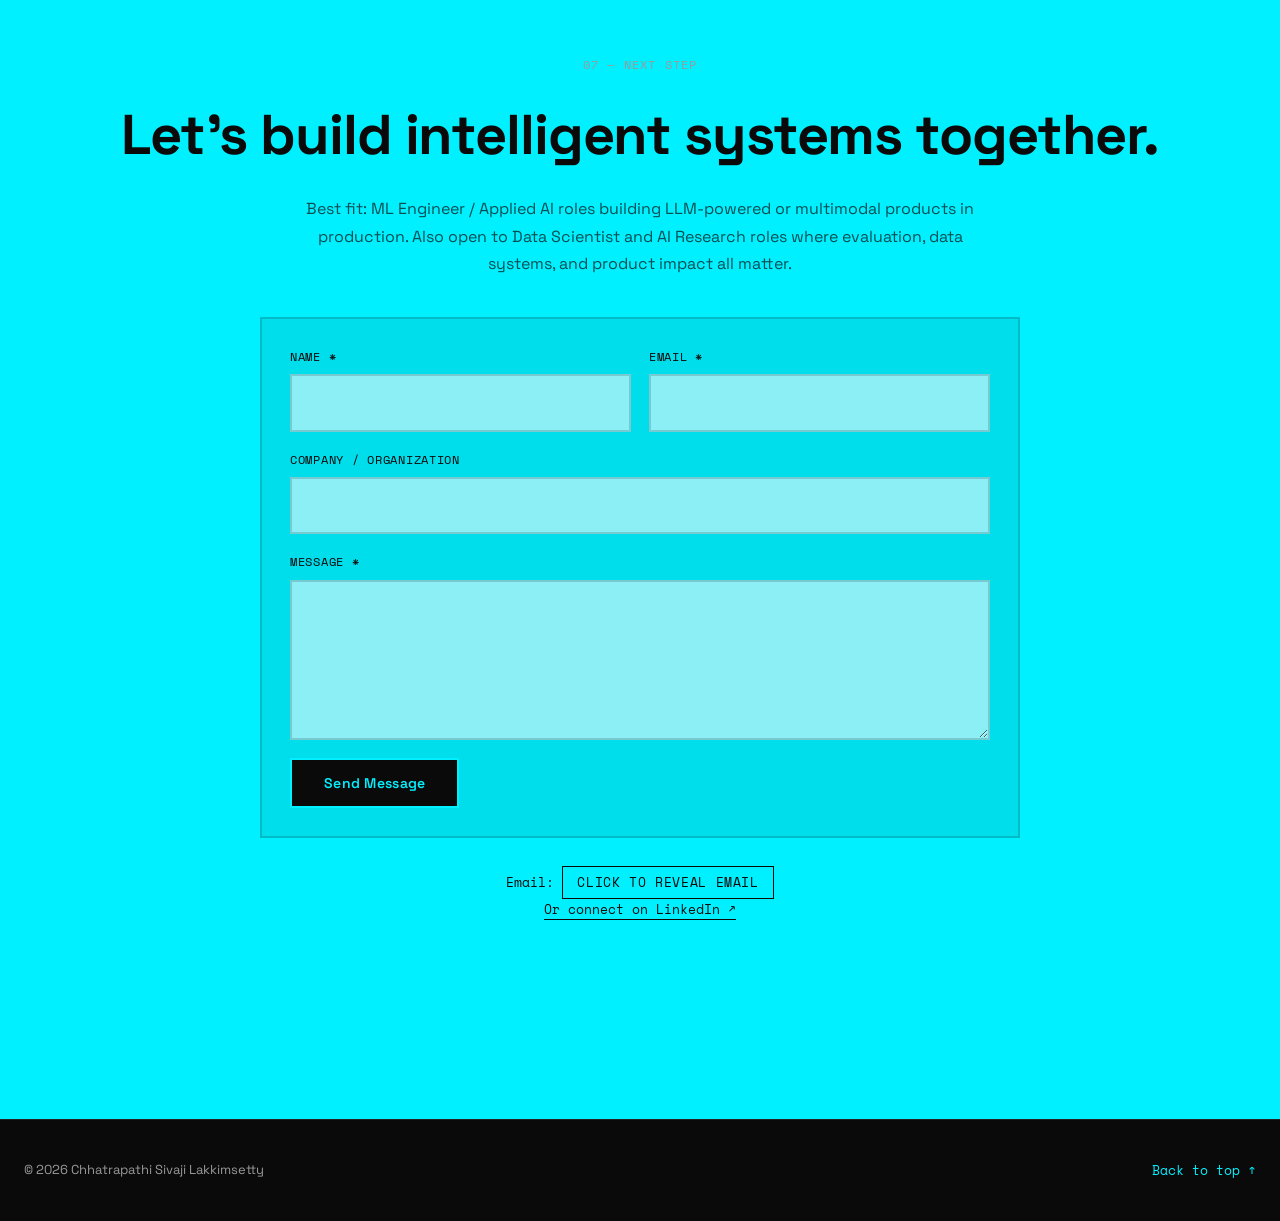
<file: projects/index.html>
<!doctype html>
<html lang="en">
<head>
  <meta charset="utf-8" />
  <meta name="robots" content="noindex" />
  <meta http-equiv="refresh" content="0; url=/#projects/all" />
  <title>Projects | Chhatrapathi Sivaji</title>
</head>
<body>
  <p>Redirecting to <a href="/#projects/all">projects</a>.</p>
  <script>
    window.location.replace("/#projects/all");
  </script>
</body>
</html>
</file>
<file: styles.css>
/* ==========================================
   CREATIVE DARK-EDITORIAL PORTFOLIO DESIGN
   Built for: Chhatrapathi Sivaji Lakkimsetty
   ========================================== */

:root {
  --black: #0a0a0a;
  --dark-gray: #1a1a1a;
  --mid-gray: #2a2a2a;
  --light-gray: #999;
  --white: #f5f5f5;
  --cyan: #00f0ff;
  --lime: #b4ff39;
  --amber: #ffc107;
  --red: #ff3366;
  --font-heading: 'Space Grotesk', -apple-system, BlinkMacSystemFont, sans-serif;
  --font-mono: 'Space Mono', 'Courier New', monospace;
  --font-body: 'Space Grotesk', -apple-system, BlinkMacSystemFont, sans-serif;
  --max-width: 1400px;
  --section-spacing: 160px;
  --gutter: 24px;
  --border: 1px solid rgba(255,255,255,0.1);
  --transition: all 0.3s cubic-bezier(0.4, 0, 0.2, 1);
}

* {
  box-sizing: border-box;
  margin: 0;
  padding: 0;
}

html {
  scroll-behavior: smooth;
  font-size: 16px;
}

body {
  background: var(--black);
  color: var(--white);
  font-family: var(--font-body);
  line-height: 1.6;
  overflow-x: hidden;
  -webkit-font-smoothing: antialiased;
  -moz-osx-font-smoothing: grayscale;
}

a {
  color: inherit;
  text-decoration: none;
  transition: var(--transition);
}

ul, ol {
  list-style: none;
}

button {
  background: none;
  border: none;
  cursor: pointer;
  font-family: inherit;
}

/* ===== NAVIGATION ===== */
.nav {
  position: fixed;
  top: 0;
  left: 0;
  right: 0;
  z-index: 1000;
  display: flex;
  align-items: center;
  gap: 0;
  justify-content: space-between;
  padding: 24px var(--gutter);
  background: rgba(10, 10, 10, 0.9);
  backdrop-filter: blur(12px);
  border-bottom: var(--border);
}

.nav-logo {
  font-size: 20px;
  font-weight: 700;
  letter-spacing: -0.02em;
  font-family: var(--font-mono);
  flex-shrink: 0;
  margin-right: 2.5rem;
}

.nav-logo-dot {
  color: var(--cyan);
}

.nav-links {
  align-items: center;
  display: flex;
  gap: 1.75rem;
  list-style: none;
  margin: 0;
  padding: 0;
}

.nav-quick-links {
  display: flex;
  gap: 16px;
  margin-left: auto;
}

.nav-quick-links a {
  border: 1px solid rgba(0,240,255,0.24);
  color: var(--cyan);
  font-family: var(--font-mono);
  font-size: 12px;
  padding: 7px 10px;
}

.nav-quick-links a:hover,
.nav-quick-links a:focus {
  background: rgba(0,240,255,0.08);
}

.nav-links a {
  font-size: 14px;
  font-weight: 500;
  letter-spacing: 0.02em;
  opacity: 0.7;
  transition: var(--transition);
}

.nav-links a:hover,
.nav-links a:focus {
  opacity: 1;
  color: var(--cyan);
}

.nav-cta {
  color: var(--cyan) !important;
  opacity: 1 !important;
}

.nav-burger {
  display: none;
  flex-direction: column;
  gap: 6px;
  padding: 8px;
}

.nav-burger span {
  display: block;
  width: 24px;
  height: 2px;
  background: var(--white);
  transition: var(--transition);
}

@media (max-width: 768px) {
  .nav-links,
  .nav-quick-links {
    display: none;
  }
  .nav-links.open {
    background: rgba(10, 10, 10, 0.98);
    border-bottom: var(--border);
    display: flex;
    flex-direction: column;
    gap: 18px;
    left: 0;
    padding: 80px 24px 28px;
    position: fixed;
    right: 0;
    top: 0;
    z-index: -1;
  }
  .nav-burger {
    display: flex;
  }
}

/* ===== HERO ===== */
.hero {
  position: relative;
  min-height: 100vh;
  display: flex;
  align-items: center;
  justify-content: center;
  padding: 120px var(--gutter) 80px;
  overflow: hidden;
}

.hero-noise {
  position: absolute;
  top: 0;
  left: 0;
  width: 100%;
  height: 100%;
  background-image: url("data:image/svg+xml,%3Csvg viewBox='0 0 400 400' xmlns='http://www.w3.org/2000/svg'%3E%3Cfilter id='n'%3E%3CfeTurbulence type='fractalNoise' baseFrequency='0.9' numOctaves='4' /%3E%3C/filter%3E%3Crect width='100%25' height='100%25' filter='url(%23n)' opacity='0.03'/%3E%3C/svg%3E");
  pointer-events: none;
}

.hero-grid-lines {
  position: absolute;
  top: 0;
  left: 0;
  width: 100%;
  height: 100%;
  background-image: 
    linear-gradient(rgba(255,255,255,0.03) 1px, transparent 1px),
    linear-gradient(90deg, rgba(255,255,255,0.03) 1px, transparent 1px);
  background-size: 80px 80px;
  pointer-events: none;
}

.hero-inner {
  position: relative;
  max-width: var(--max-width);
  width: 100%;
  z-index: 1;
}

.hero-name {
  color: rgba(255,255,255,0.82);
  font-family: var(--font-mono);
  font-size: 12px;
  letter-spacing: 0.14em;
  margin-bottom: 12px;
  text-transform: uppercase;
}

.hero-eyebrow {
  font-family: var(--font-mono);
  font-size: 13px;
  color: var(--cyan);
  margin-bottom: 32px;
  display: flex;
  align-items: center;
}

.blink {
  animation: blink 1.2s steps(2) infinite;
}

@keyframes blink {
  50% { opacity: 0; }
}

.hero-headline {
  font-size: clamp(48px, 8vw, 96px);
  font-weight: 700;
  line-height: 1.1;
  letter-spacing: -0.03em;
  margin-bottom: 32px;
}

.hero-headline em {
  font-style: normal;
  color: var(--cyan);
  text-decoration: underline;
  text-decoration-thickness: 3px;
  text-underline-offset: 8px;
}

.hero-positioning-line {
  color: rgba(255,255,255,0.65);
  font-size: 1.15rem;
  font-weight: 400;
  line-height: 1.6;
  margin: 0 0 1rem;
  max-width: 480px;
}

.hero-anchor-line {
  color: rgba(255,255,255,0.60);
  font-family: var(--font-mono);
  font-size: 0.9rem;
  letter-spacing: 0.08em;
  line-height: 1.6;
  margin: 1rem 0 2.5rem;
  max-width: 560px;
}

.hero-actions {
  display: flex;
  gap: 16px;
  flex-wrap: wrap;
}

.hero-signal-board {
  display: flex;
  flex-wrap: wrap;
  gap: 10px;
  margin-top: 34px;
}

.hero-signal-board span {
  border: 1px solid rgba(180,255,57,0.34);
  color: var(--lime);
  font-family: var(--font-mono);
  font-size: 12px;
  letter-spacing: 0.04em;
  padding: 7px 12px;
  text-transform: uppercase;
}

.hero-scroll-hint {
  position: absolute;
  bottom: 40px;
  left: 50%;
  transform: translateX(-50%);
  font-family: var(--font-mono);
  font-size: 12px;
  color: var(--light-gray);
  display: flex;
  align-items: center;
  gap: 8px;
}

.hero-scroll-arrow {
  animation: bounce 2s infinite;
}

@keyframes bounce {
  0%, 100% { transform: translateY(0); }
  50% { transform: translateY(8px); }
}

/* ===== BUTTONS ===== */
.btn {
  display: inline-block;
  padding: 14px 32px;
  font-size: 14px;
  font-weight: 600;
  letter-spacing: 0.02em;
  border: 2px solid transparent;
  transition: var(--transition);
  cursor: pointer;
  text-align: center;
}

.btn-primary {
  background: var(--cyan);
  color: var(--black);
}

.btn-primary:hover {
  background: var(--lime);
  transform: translateY(-2px);
}

.btn-ghost {
  border-color: rgba(255,255,255,0.2);
  color: var(--white);
}

.btn-ghost:hover {
  border-color: var(--cyan);
  color: var(--cyan);
}

.btn-black {
  background: var(--black);
  color: var(--cyan);
  border: 2px solid var(--cyan);
}

.btn-black:hover {
  background: var(--cyan);
  color: var(--black);
}

.btn-outline-black {
  border: 2px solid var(--black);
  color: var(--black);
}

.btn-outline-black:hover {
  background: var(--black);
  color: var(--cyan);
}

/* ===== SECTIONS ===== */
.section {
  padding: var(--section-spacing) var(--gutter);
  position: relative;
}

.section-dark {
  background: var(--dark-gray);
}

.section-accent {
  background: var(--cyan);
  color: var(--black);
}

.section-fit {
  background:
    linear-gradient(90deg, rgba(0,240,255,0.08) 1px, transparent 1px),
    linear-gradient(0deg, rgba(180,255,57,0.055) 1px, transparent 1px),
    #0f0f0f;
  background-size: 48px 48px;
}

.section-inner {
  max-width: var(--max-width);
  margin: 0 auto;
}

.section-title,
.about-body,
.about-academic,
.projects-sub,
.projects-note,
.skills-sub,
.contact-sub,
.positioning-intro,
.community-card p {
  max-width: 740px;
  margin-left: auto;
  margin-right: auto;
}

.section-label {
  font-family: var(--font-mono);
  font-size: 12px;
  color: var(--light-gray);
  text-transform: uppercase;
  letter-spacing: 0.1em;
  margin-bottom: 24px;
}

.section-label-light {
  color: var(--light-gray);
}

.section-title {
  font-size: clamp(36px, 5vw, 64px);
  font-weight: 700;
  line-height: 1.2;
  letter-spacing: -0.02em;
  margin-bottom: 48px;
}

.section-title-light {
  color: var(--white);
}

.projects-sub,
.skills-sub,
.positioning-intro,
.timeline-tech,
.project-tech-line {
  color: var(--light-gray);
  font-size: 16px;
  line-height: 1.7;
}

.skills-sub {
  max-width: 760px;
  margin: -28px 0 48px;
}

/* ===== ABOUT ===== */
.about-layout {
  display: grid;
  grid-template-columns: 1fr 1.5fr;
  gap: 80px;
}

.about-body {
  font-size: 18px;
  line-height: 1.8;
  color: var(--light-gray);
  margin-bottom: 48px;
}

.about-academic {
  background: linear-gradient(90deg, rgba(0,240,255,0.08), rgba(180,255,57,0.06));
  border-left: 3px solid var(--cyan);
  color: var(--white);
  font-size: 16px;
  line-height: 1.75;
  margin: -28px 0 54px;
  padding: 20px 22px;
}

.about-traits {
  display: flex;
  flex-direction: column;
  gap: 32px;
  margin-bottom: 64px;
}

.trait {
  display: flex;
  gap: 20px;
  align-items: flex-start;
}

.trait-num {
  font-family: var(--font-mono);
  font-size: 14px;
  color: var(--cyan);
  flex-shrink: 0;
}

.trait strong {
  display: block;
  font-size: 18px;
  margin-bottom: 8px;
}

.trait p {
  color: var(--light-gray);
  font-size: 15px;
}

.about-goals-title {
  font-size: 14px;
  font-weight: 600;
  text-transform: uppercase;
  letter-spacing: 0.05em;
  margin-bottom: 24px;
  color: var(--light-gray);
}

.goal-grid {
  display: grid;
  gap: 24px;
}

.goal-card {
  border: var(--border);
  padding: 24px;
  transition: var(--transition);
}

.goal-card:hover {
  border-color: var(--cyan);
  transform: translateX(4px);
}

.goal-card h3 {
  font-size: 18px;
  margin-bottom: 12px;
}

.goal-card p {
  font-size: 14px;
  color: var(--light-gray);
  margin-bottom: 16px;
}

.goal-signals {
  display: flex;
  flex-wrap: wrap;
  gap: 8px;
}

.goal-signal {
  font-family: var(--font-mono);
  font-size: 11px;
  padding: 4px 12px;
  background: rgba(0,240,255,0.1);
  color: var(--cyan);
  border: 1px solid rgba(0,240,255,0.3);
}

@media (max-width: 968px) {
  .about-layout {
    grid-template-columns: 1fr;
    gap: 48px;
  }
}

/* ===== TIMELINE (EXPERIENCE) ===== */
.timeline {
  display: flex;
  flex-direction: column;
  gap: 48px;
}

.timeline-item {
  display: grid;
  grid-template-columns: 180px 1fr;
  gap: 40px;
  padding-bottom: 48px;
  border-bottom: var(--border);
}

.timeline-item:last-child {
  border-bottom: none;
}

.timeline-date {
  font-family: var(--font-mono);
  font-size: 13px;
  color: var(--light-gray);
}

.timeline-content h3 {
  font-size: 24px;
  margin-bottom: 8px;
}

.timeline-org {
  font-size: 16px;
  color: var(--cyan);
  margin-bottom: 4px;
}

.timeline-place {
  font-size: 14px;
  color: var(--light-gray);
  margin-bottom: 16px;
}

.timeline-preview {
  color: rgba(255,255,255,0.66);
  font-size: 14px;
  line-height: 1.55;
  max-width: 780px;
}

.timeline-content ul {
  list-style: none;
  display: flex;
  flex-direction: column;
  gap: 12px;
}

.timeline-content li {
  position: relative;
  padding-left: 24px;
  color: var(--light-gray);
  font-size: 15px;
  line-height: 1.6;
}

.timeline-content li::before {
  content: '▸';
  position: absolute;
  left: 0;
  color: var(--cyan);
}

.timeline-tech {
  border-top: var(--border);
  font-size: 14px;
  margin-top: 18px;
  padding-top: 16px;
}

.timeline-tech strong,
.project-card-points strong,
.project-tech-line strong,
.project-detail strong {
  color: var(--white);
}

.timeline-prose {
  display: grid;
  gap: 16px;
}

.timeline-prose p {
  color: var(--light-gray);
  font-size: 15px;
  line-height: 1.75;
}

.role-metrics {
  border-top: 1px solid rgba(255,255,255,0.08);
  display: flex;
  flex-wrap: wrap;
  gap: 2rem;
  margin: 1.25rem 0 0.75rem;
  padding-top: 1.25rem;
}

.role-metric-item {
  min-width: 120px;
}

.role-metric-item .metric-value {
  color: var(--cyan);
  display: block;
  font-family: var(--font-mono);
  font-size: 1.5rem;
  font-weight: 700;
  line-height: 1;
}

.role-metric-item .metric-label {
  color: rgba(255,255,255,0.45);
  display: block;
  font-family: var(--font-mono);
  font-size: 0.6rem;
  letter-spacing: 0.12em;
  line-height: 1.45;
  margin-top: 0.35rem;
  text-transform: uppercase;
}

.role-metric-item .metric-detail {
  color: rgba(255,255,255,0.52);
  display: block;
  font-size: 0.72rem;
  line-height: 1.4;
  margin-top: 0.2rem;
}

.role-metrics + .timeline-tech {
  border-top: 0;
  margin-top: 0;
  padding-top: 0;
}

.timeline-accordion {
  display: block;
}

.timeline-accordion summary {
  align-items: center;
  cursor: pointer;
  display: grid;
  gap: 24px;
  grid-template-columns: 180px minmax(0, 1fr) auto;
  list-style: none;
}

.timeline-accordion summary::-webkit-details-marker {
  display: none;
}

.timeline-summary-main {
  display: grid;
  gap: 5px;
}

.timeline-toggle {
  border: 1px solid rgba(0,240,255,0.35);
  color: var(--cyan);
  font-family: var(--font-mono);
  font-size: 12px;
  padding: 8px 12px;
  white-space: nowrap;
}

.timeline-accordion[open] .timeline-toggle {
  border-color: rgba(180,255,57,0.45);
  color: var(--lime);
}

.timeline-accordion[open] .timeline-toggle::before {
  content: "Hide details ↑";
}

.timeline-accordion[open] .timeline-toggle {
  font-size: 0;
}

.timeline-accordion[open] .timeline-toggle::before {
  font-size: 12px;
}

.timeline-accordion .timeline-content {
  margin-left: 220px;
  margin-top: 24px;
}

@media (max-width: 768px) {
  .timeline-item {
    grid-template-columns: 1fr;
    gap: 16px;
  }

  .timeline-accordion summary {
    grid-template-columns: 1fr;
  }

  .timeline-accordion .timeline-content {
    margin-left: 0;
  }
}

/* ===== PROJECTS ===== */
.projects-section {
  overflow: visible;
  padding-bottom: 4rem;
}

.projects-header {
  display: flex;
  justify-content: space-between;
  align-items: center;
  margin-bottom: 48px;
  flex-wrap: wrap;
  gap: 24px;
}

.project-grid {
  display: grid;
  grid-template-columns: repeat(2, minmax(0, 1fr));
  gap: 32px;
}

.projects-note {
  border-left: 3px solid var(--lime);
  color: var(--light-gray);
  font-size: 15px;
  line-height: 1.7;
  margin: -22px 0 30px;
  max-width: 860px;
  padding-left: 18px;
}

.project-card {
  border: var(--border);
  padding: 32px;
  transition: var(--transition);
  cursor: pointer;
  display: block;
  min-height: 100%;
}

.project-card-compact {
  padding: 26px;
}

.project-card-compact .project-story p {
  font-size: 13px;
}

.project-grid-more {
  grid-template-columns: repeat(auto-fit, minmax(250px, 1fr));
  gap: 22px;
}

.view-all-row {
  align-items: center;
  border-top: 1px solid rgba(255,255,255,0.1);
  display: flex;
  justify-content: center;
  margin-top: 3rem;
  padding: 2.5rem 0 1rem;
}

.view-all-btn {
  border: 1px solid var(--cyan);
  color: var(--cyan);
  display: inline-block;
  font-family: var(--font-mono);
  font-size: 0.85rem;
  font-weight: 500;
  letter-spacing: 0.12em;
  padding: 0.85rem 2.5rem;
  text-decoration: none;
  text-transform: uppercase;
  transition: background 0.2s ease, color 0.2s ease, transform 0.2s ease;
}

.view-all-btn:hover,
.view-all-btn:focus {
  background: var(--cyan);
  color: var(--black);
  transform: translateY(-2px);
}

.featured-projects-label {
  color: var(--cyan);
  font-family: var(--font-mono);
  font-size: 12px;
  letter-spacing: 0.14em;
  margin: 0 0 18px;
  text-transform: uppercase;
}

.more-projects {
  border-top: 1px solid rgba(255,255,255,0.1);
  margin-top: 58px;
  padding-top: 36px;
}

.more-projects-header {
  margin-bottom: 24px;
}

.more-projects-header h3 {
  font-size: 30px;
}

.project-card:hover {
  border-color: var(--cyan);
  transform: translateY(-4px);
  box-shadow: 0 12px 40px rgba(0,240,255,0.15);
}

[hidden] {
  display: none !important;
}

.project-meta {
  font-family: var(--font-mono);
  font-size: 11px;
  color: var(--light-gray);
  margin-bottom: 16px;
  display: flex;
  gap: 16px;
}

.project-card h3 {
  font-size: 22px;
  margin-bottom: 12px;
  line-height: 1.3;
}

.project-context {
  border: 1px solid rgba(180,255,57,0.3);
  color: var(--lime);
  display: inline-block;
  font-family: var(--font-mono);
  font-size: 11px;
  line-height: 1.5;
  margin: 0 0 16px;
  padding: 7px 10px;
  text-transform: uppercase;
}

.project-context-large {
  margin-bottom: 24px;
  max-width: 760px;
}

.project-story {
  display: grid;
  gap: 12px;
  margin-bottom: 22px;
}

.project-story p {
  color: var(--light-gray);
  font-size: 14px;
  line-height: 1.6;
}

.project-tech-line {
  font-size: 13px;
  margin-bottom: 16px;
}

.project-metrics {
  display: flex;
  gap: 24px;
  margin-bottom: 20px;
  padding-top: 20px;
  border-top: var(--border);
}

.project-metric {
  display: flex;
  flex-direction: column;
}

.project-metric strong {
  font-family: var(--font-mono);
  font-size: 18px;
  color: var(--cyan);
}

.project-metric span {
  font-size: 11px;
  color: var(--light-gray);
  text-transform: uppercase;
  letter-spacing: 0.05em;
}

.project-stack {
  display: flex;
  flex-wrap: wrap;
  gap: 8px;
}

.project-visual {
  align-items: center;
  background:
    linear-gradient(90deg, rgba(255,255,255,0.04) 1px, transparent 1px),
    linear-gradient(0deg, rgba(255,255,255,0.035) 1px, transparent 1px),
    rgba(255,255,255,0.025);
  background-size: 28px 28px;
  border: var(--border);
  display: flex;
  height: 128px;
  justify-content: center;
  margin-bottom: 24px;
  overflow: hidden;
  position: relative;
}

.audio-visual span {
  background: var(--cyan);
  display: block;
  height: calc(14px + var(--i, 1) * 8px);
  margin: 0 4px;
  width: 8px;
}

.audio-visual i {
  background: rgba(180,255,57,0.55);
  bottom: calc(24px + var(--band, 1) * 13px);
  height: 2px;
  opacity: 0.8;
  position: absolute;
  right: calc(18px + var(--band, 1) * 18px);
  width: calc(34px + var(--band, 1) * 10px);
}

.audio-visual span:nth-child(1) { --i: 1; }
.audio-visual span:nth-child(2) { --i: 4; }
.audio-visual span:nth-child(3) { --i: 2; }
.audio-visual span:nth-child(4) { --i: 6; }
.audio-visual span:nth-child(5) { --i: 3; }
.audio-visual span:nth-child(6) { --i: 5; }
.audio-visual i:nth-of-type(1) { --band: 1; }
.audio-visual i:nth-of-type(2) { --band: 2; }
.audio-visual i:nth-of-type(3) { --band: 3; }
.audio-visual i:nth-of-type(4) { --band: 4; }
.audio-visual i:nth-of-type(5) { --band: 5; }

.vision-box {
  border: 2px solid var(--cyan);
  position: absolute;
}

.vision-box.large {
  height: 62px;
  width: 92px;
}

.vision-box.small {
  height: 34px;
  right: 24%;
  top: 24%;
  width: 48px;
}

.vision-depth {
  background: var(--lime);
  bottom: 24px;
  height: 2px;
  position: absolute;
  width: 48%;
}

.eeg-visual {
  gap: 0;
}

.eeg-orb {
  border: 2px solid rgba(0,240,255,0.75);
  border-radius: 50%;
  height: 72px;
  position: absolute;
  width: 72px;
}

.eeg-orb::before,
.eeg-orb::after {
  border: 1px solid rgba(180,255,57,0.55);
  border-radius: 50%;
  content: "";
  position: absolute;
}

.eeg-orb::before {
  inset: 14px;
}

.eeg-orb::after {
  height: 34px;
  left: 16px;
  top: 17px;
  width: 20px;
}

.eeg-trace {
  background: linear-gradient(90deg, transparent 0 8%, var(--cyan) 8% 15%, transparent 15% 23%, var(--cyan) 23% 34%, transparent 34% 45%, var(--cyan) 45% 51%, transparent 51% 62%, var(--cyan) 62% 72%, transparent 72%);
  height: 2px;
  left: 22px;
  position: absolute;
  right: 22px;
}

.trace-a {
  top: 38px;
  transform: skewY(-10deg);
}

.trace-b {
  bottom: 38px;
  opacity: 0.7;
  transform: skewY(8deg);
}

.eeg-node {
  background: var(--lime);
  border-radius: 50%;
  height: 8px;
  position: absolute;
  width: 8px;
}

.node-a {
  left: 34px;
  top: 36px;
}

.node-b {
  bottom: 36px;
  right: 42px;
}

.resnet-visual span {
  border: 1px solid var(--cyan);
  height: 42px;
  margin-left: -6px;
  width: 56px;
}

.food-visual .plate {
  border: 3px solid var(--cyan);
  border-radius: 50%;
  height: 72px;
  width: 72px;
}

.food-visual .wedge,
.food-visual .grain {
  background: var(--amber);
  border-radius: 50%;
  height: 18px;
  position: absolute;
  width: 18px;
}

.food-visual .wedge {
  transform: translate(18px, -8px);
}

.food-visual .grain {
  background: var(--lime);
  transform: translate(-16px, 14px);
}

.salary-visual span {
  background: linear-gradient(180deg, var(--cyan), var(--lime));
  bottom: 28px;
  position: absolute;
  width: 18px;
}

.salary-visual span:nth-child(1) { height: 30px; transform: translateX(-48px); }
.salary-visual span:nth-child(2) { height: 52px; transform: translateX(-16px); }
.salary-visual span:nth-child(3) { height: 44px; transform: translateX(16px); }
.salary-visual span:nth-child(4) { height: 70px; transform: translateX(48px); }

.wildlife-visual span,
.library-visual span {
  border: 1px solid rgba(0,240,255,0.55);
  height: 44px;
  margin: 4px;
  width: 54px;
}

.wildlife-visual .fusion-tile {
  background: rgba(180,255,57,0.16);
}

.library-visual {
  flex-wrap: wrap;
  gap: 4px;
}

.library-visual span {
  height: 34px;
  width: 76px;
}

.search-ring {
  border: 3px solid var(--cyan);
  border-radius: 50%;
  height: 56px;
  width: 56px;
}

.search-line {
  background: var(--cyan);
  height: 3px;
  transform: translate(-10px, 26px) rotate(45deg);
  width: 36px;
}

.search-dot {
  background: var(--lime);
  border-radius: 50%;
  height: 12px;
  position: absolute;
  right: 28%;
  top: 30%;
  width: 12px;
}

.project-tech {
  font-family: var(--font-mono);
  font-size: 11px;
  padding: 4px 10px;
  background: var(--mid-gray);
  color: var(--white);
}

.project-cta {
  display: inline-flex;
  align-items: center;
  gap: 8px;
  margin-top: 20px;
  font-size: 13px;
  color: var(--cyan);
  font-weight: 600;
}

/* ===== PROJECT DETAIL ===== */
#projectDetail {
  position: fixed;
  top: 0;
  left: 0;
  width: 100%;
  height: 100%;
  background: var(--black);
  overflow-y: auto;
  z-index: 2000;
  padding: 120px var(--gutter) 80px;
}

.detail-mode {
  overflow: hidden;
}

.project-detail-inner {
  max-width: 960px;
  margin: 0 auto;
}

.project-detail-back {
  display: inline-flex;
  align-items: center;
  gap: 8px;
  margin-bottom: 40px;
  font-size: 14px;
  color: var(--light-gray);
}

.project-detail-back:hover {
  color: var(--cyan);
}

.project-detail h1 {
  font-size: clamp(36px, 5vw, 56px);
  margin-bottom: 24px;
}

.project-detail-subtitle {
  color: var(--white) !important;
  font-size: clamp(18px, 2vw, 24px);
  line-height: 1.55;
  margin: -8px 0 28px !important;
  max-width: 820px;
}

.project-detail h2 {
  font-size: 28px;
  margin-top: 48px;
  margin-bottom: 20px;
  padding-top: 32px;
  border-top: var(--border);
}

.project-detail ul {
  list-style: none;
  display: flex;
  flex-direction: column;
  gap: 12px;
  margin-bottom: 24px;
}

.project-detail li {
  position: relative;
  padding-left: 24px;
  color: var(--light-gray);
}

.project-detail li::before {
  content: '▸';
  position: absolute;
  left: 0;
  color: var(--cyan);
}

.project-detail p {
  color: var(--light-gray);
  line-height: 1.8;
  margin-bottom: 20px;
}

.project-story-detail {
  gap: 2px;
  margin-bottom: 28px;
}

.project-story-detail p {
  font-size: 17px;
  line-height: 1.8;
}

.project-detail .project-metrics,
.project-detail .project-stack {
  margin-bottom: 32px;
}

.article-section {
  max-width: 900px;
}

.article-section p {
  font-size: 17px;
  line-height: 1.85;
}

.case-figure {
  background: rgba(255,255,255,0.03);
  border: var(--border);
  margin: 26px 0 30px;
  padding: 18px;
}

.case-figure img {
  background: var(--white);
  display: block;
  height: auto;
  width: 100%;
}

.case-figure figcaption {
  color: var(--light-gray);
  font-family: var(--font-mono);
  font-size: 12px;
  line-height: 1.6;
  margin-top: 14px;
}

.article-list {
  display: grid !important;
  gap: 12px;
  margin: 22px 0 30px !important;
}

.article-list li {
  background: rgba(255,255,255,0.03);
  border-left: 2px solid rgba(0,240,255,0.55);
  padding: 14px 16px 14px 22px !important;
}

.article-list li::before {
  display: none;
}

.case-table-wrap {
  border: var(--border);
  margin: 24px 0 34px;
  overflow-x: auto;
}

.case-table {
  border-collapse: collapse;
  min-width: 520px;
  width: 100%;
}

.case-table th,
.case-table td {
  border-bottom: var(--border);
  padding: 14px 16px;
  text-align: left;
}

.case-table th {
  color: var(--cyan);
  font-family: var(--font-mono);
  font-size: 12px;
  letter-spacing: 0.06em;
  text-transform: uppercase;
}

.case-table td {
  color: var(--light-gray);
}

.case-table tr:last-child td {
  border-bottom: none;
}

/* ===== SKILLS ===== */
.skill-story-grid {
  display: grid;
  grid-template-columns: repeat(auto-fit, minmax(240px, 1fr));
  gap: 24px;
  margin-bottom: 64px;
}

.skill-story {
  border: var(--border);
  padding: 28px;
}

.skill-story-proof {
  font-family: var(--font-mono);
  font-size: 32px;
  font-weight: 700;
  color: var(--cyan);
  margin-bottom: 12px;
}

.skill-story h3 {
  font-size: 18px;
  margin-bottom: 8px;
}

.skill-story p {
  font-size: 14px;
  color: var(--light-gray);
}

.skills-grid {
  display: grid;
  grid-template-columns: repeat(auto-fit, minmax(280px, 1fr));
  gap: 32px;
}

.skill-group h3 {
  font-size: 16px;
  margin-bottom: 16px;
  color: var(--cyan);
  text-transform: uppercase;
  letter-spacing: 0.05em;
}

.skill-items {
  display: flex;
  flex-wrap: wrap;
  gap: 10px;
}

.skill-tag {
  font-family: var(--font-mono);
  font-size: 12px;
  padding: 6px 14px;
  background: var(--mid-gray);
  color: var(--white);
}

/* ===== EDUCATION ===== */
.education-list {
  display: flex;
  flex-direction: column;
  gap: 40px;
  margin-bottom: 64px;
}

.edu-card {
  border-left: 2px solid var(--cyan);
  margin-bottom: 3rem;
  padding: 2rem 0 2rem 2rem;
}

.edu-header {
  align-items: flex-start;
  display: flex;
  flex-wrap: wrap;
  gap: 0.5rem 1.5rem;
  justify-content: space-between;
  margin-bottom: 1rem;
}

.edu-left,
.edu-right,
.edu-body {
  display: flex;
  flex-direction: column;
}

.edu-left,
.edu-right {
  gap: 0.25rem;
}

.edu-right {
  align-items: flex-end;
}

.edu-date {
  color: var(--cyan);
  font-family: var(--font-mono);
  font-size: 0.75rem;
  letter-spacing: 0.05em;
}

.edu-school {
  color: var(--white);
  font-size: 1.6rem;
  font-weight: 700;
  margin: 0;
}

.edu-degree {
  color: var(--cyan);
  font-size: 0.95rem;
  font-weight: 600;
  text-align: right;
}

.edu-location {
  color: var(--light-gray);
  font-size: 0.8rem;
  text-align: right;
}

.edu-body {
  gap: 0.75rem;
}

.edu-activities {
  color: var(--light-gray);
  font-size: 0.9rem;
  margin: 0;
}

.edu-details summary {
  color: var(--light-gray);
  cursor: pointer;
  font-family: var(--font-mono);
  font-size: 0.75rem;
  letter-spacing: 0.08em;
  padding: 0.4rem 0;
  text-transform: uppercase;
}

.edu-details summary:hover {
  color: var(--cyan);
}

.edu-details p {
  color: var(--light-gray);
  font-size: 0.875rem;
  line-height: 1.7;
  margin-top: 0.5rem;
}

.certs-title {
  font-size: 18px;
  font-weight: 600;
  margin-bottom: 24px;
  text-transform: uppercase;
  letter-spacing: 0.05em;
}

.cert-list {
  display: grid;
  gap: 14px;
}

.cert-featured-wrap {
  border: 0 !important;
  grid-column: 1 / -1;
  padding: 0 !important;
}

.cert-featured-grid {
  display: grid;
  gap: 18px;
  grid-template-columns: repeat(2, minmax(0, 1fr));
}

.cert-featured {
  background: rgba(0,240,255,0.05);
  border: 1px solid rgba(0,240,255,0.24);
  padding: 22px;
}

.cert-featured h3 {
  color: var(--white);
  font-size: 18px;
  margin-bottom: 8px;
}

.cert-featured p {
  color: var(--cyan);
  font-family: var(--font-mono);
  font-size: 12px;
}

.cert-compact {
  border: var(--border);
  color: var(--light-gray);
  font-size: 14px;
  padding: 14px 16px;
}

/* ===== COMMUNITY ===== */
.community-grid {
  display: grid;
  gap: 24px;
  grid-template-columns: repeat(auto-fit, minmax(260px, 1fr));
}

.community-card {
  border: var(--border);
  padding: 28px;
}

.community-card h3 {
  color: var(--white);
  font-size: 20px;
  margin-bottom: 14px;
}

.community-meta {
  color: var(--cyan);
  font-family: var(--font-mono);
  font-size: 12px;
  line-height: 1.6;
  margin-bottom: 14px;
}

.community-card p {
  color: var(--light-gray);
  font-size: 15px;
  line-height: 1.7;
}

/* ===== CONTACT ===== */
.contact-inner {
  text-align: center;
  padding: 40px 0;
}

.contact-headline {
  font-size: clamp(32px, 5vw, 56px);
  font-weight: 700;
  line-height: 1.3;
  letter-spacing: -0.02em;
  margin-bottom: 24px;
  color: var(--black);
}

.contact-sub {
  font-size: 16px;
  color: rgba(10,10,10,0.7);
  max-width: 700px;
  margin: 0 auto 40px;
  line-height: 1.7;
}

.contact-actions {
  display: flex;
  gap: 16px;
  justify-content: center;
  flex-wrap: wrap;
}

.contact-form {
  background: rgba(10,10,10,0.08);
  border: 2px solid rgba(10,10,10,0.16);
  margin: 0 auto 28px;
  max-width: 760px;
  padding: 28px;
  text-align: left;
}

.form-row {
  display: grid;
  grid-template-columns: repeat(2, minmax(0, 1fr));
  gap: 18px;
}

.form-group {
  display: grid;
  gap: 8px;
  margin-bottom: 18px;
}

.form-group label {
  font-family: var(--font-mono);
  font-size: 12px;
  letter-spacing: 0.06em;
  text-transform: uppercase;
}

.form-group input,
.form-group textarea {
  background: rgba(255,255,255,0.55);
  border: 2px solid rgba(10,10,10,0.16);
  color: var(--black);
  font: inherit;
  padding: 14px 16px;
  width: 100%;
}

.form-group input:focus,
.form-group textarea:focus {
  border-color: var(--black);
  outline: none;
}

.contact-alt {
  font-family: var(--font-mono);
  font-size: 13px;
}

.contact-link {
  border-bottom: 1px solid currentColor;
}

.email-reveal-btn {
  background: none;
  border: 1px solid var(--cyan);
  color: var(--cyan);
  cursor: pointer;
  font-family: var(--font-mono);
  font-size: 0.8rem;
  letter-spacing: 0.05em;
  padding: 6px 14px;
  text-transform: uppercase;
}

.email-reveal-btn:hover,
.email-reveal-btn:focus {
  background: var(--cyan);
  color: var(--black);
}

.section-accent .email-reveal-btn {
  border-color: var(--black);
  color: var(--black);
}

.section-accent .email-reveal-btn:hover,
.section-accent .email-reveal-btn:focus {
  background: var(--black);
  color: var(--cyan);
}

/* ===== FOOTER ===== */
.footer {
  padding: 40px var(--gutter);
  border-top: var(--border);
  display: flex;
  justify-content: space-between;
  align-items: center;
  font-size: 13px;
  color: var(--light-gray);
}

.footer-top {
  color: var(--cyan);
  font-family: var(--font-mono);
}

.footer-top:hover {
  opacity: 0.7;
}

@media (max-width: 600px) {
  .footer {
    flex-direction: column;
    gap: 16px;
    text-align: center;
  }
}

/* ===== RESPONSIVE ADJUSTMENTS ===== */
@media (max-width: 768px) {
  :root {
    --section-spacing: 80px;
  }
  .hero {
    padding-top: 100px;
  }
  .form-row {
    grid-template-columns: 1fr;
  }
  .project-grid {
    grid-template-columns: 1fr;
  }
  .project-grid-more,
  .community-grid,
  .cert-featured-grid {
    grid-template-columns: 1fr;
  }
  .edu-right {
    align-items: flex-start;
  }
  .edu-degree,
  .edu-location {
    text-align: left;
  }
}
</file>
